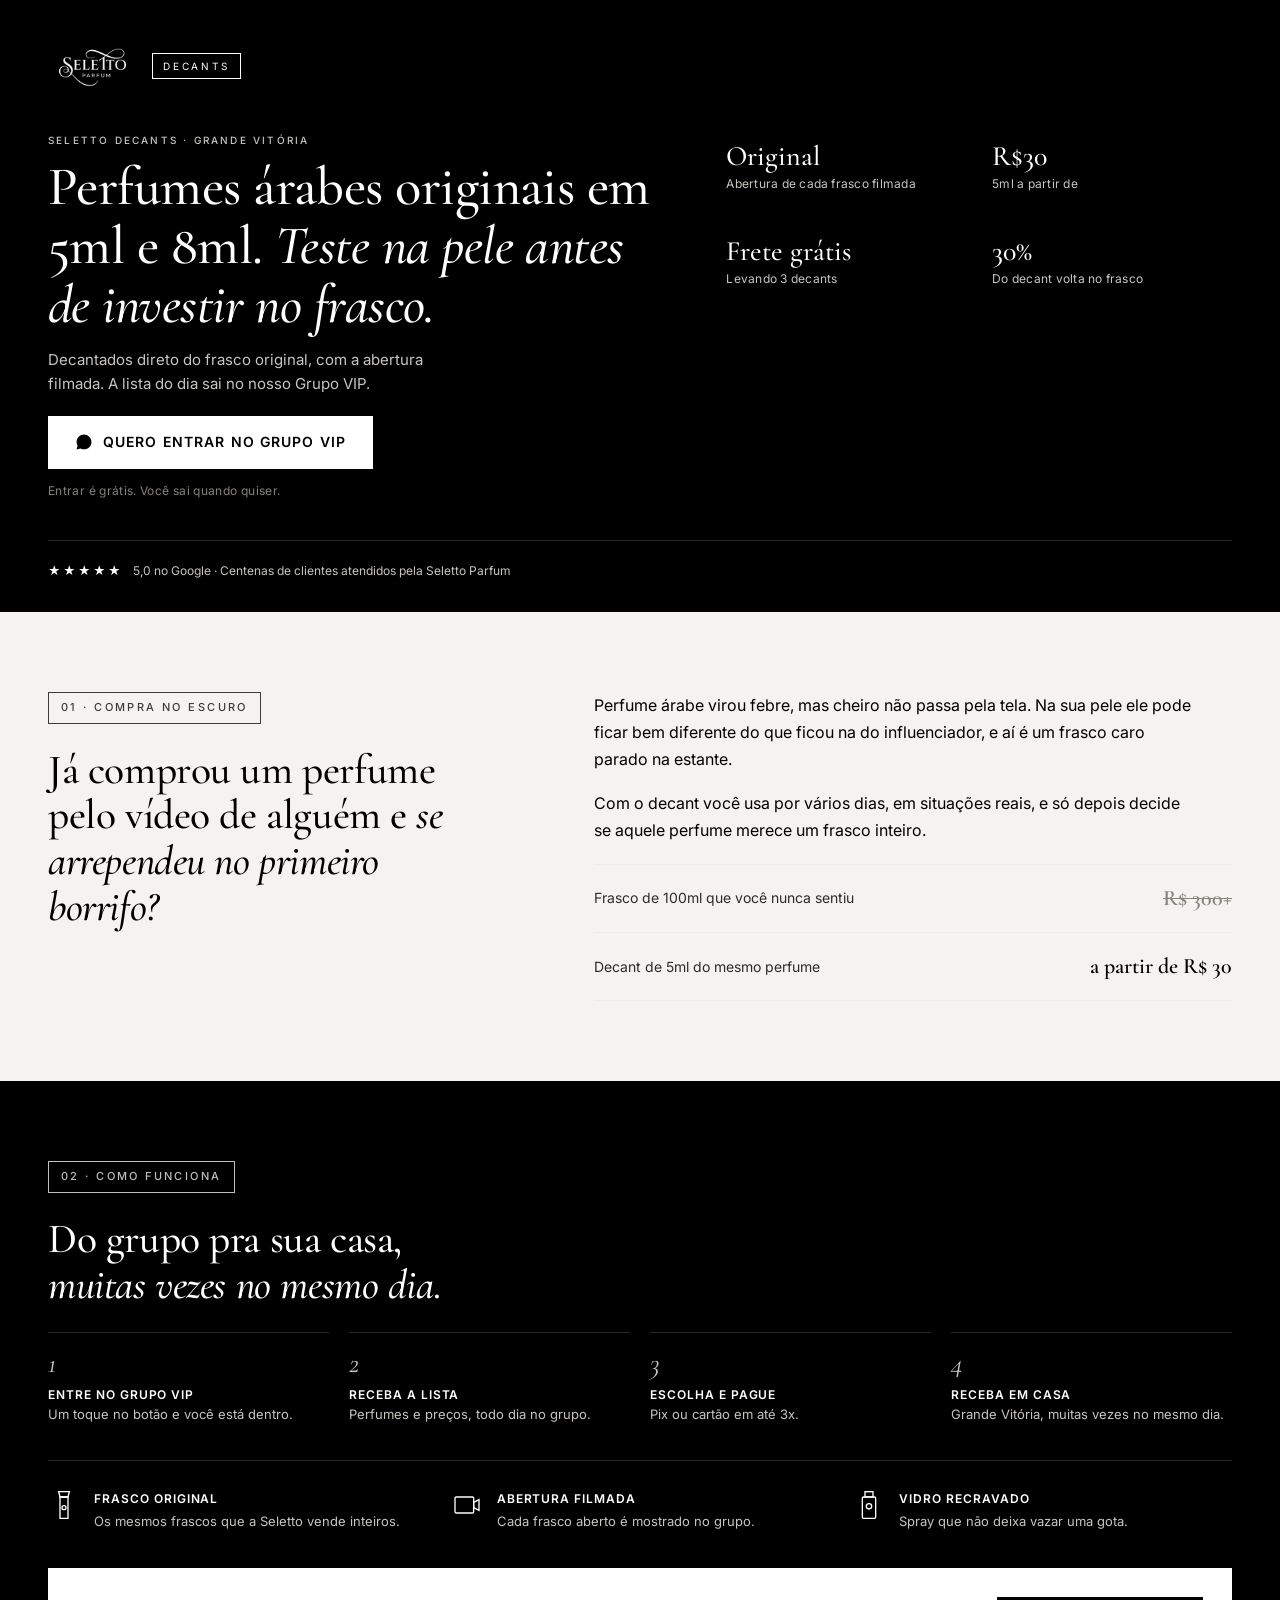
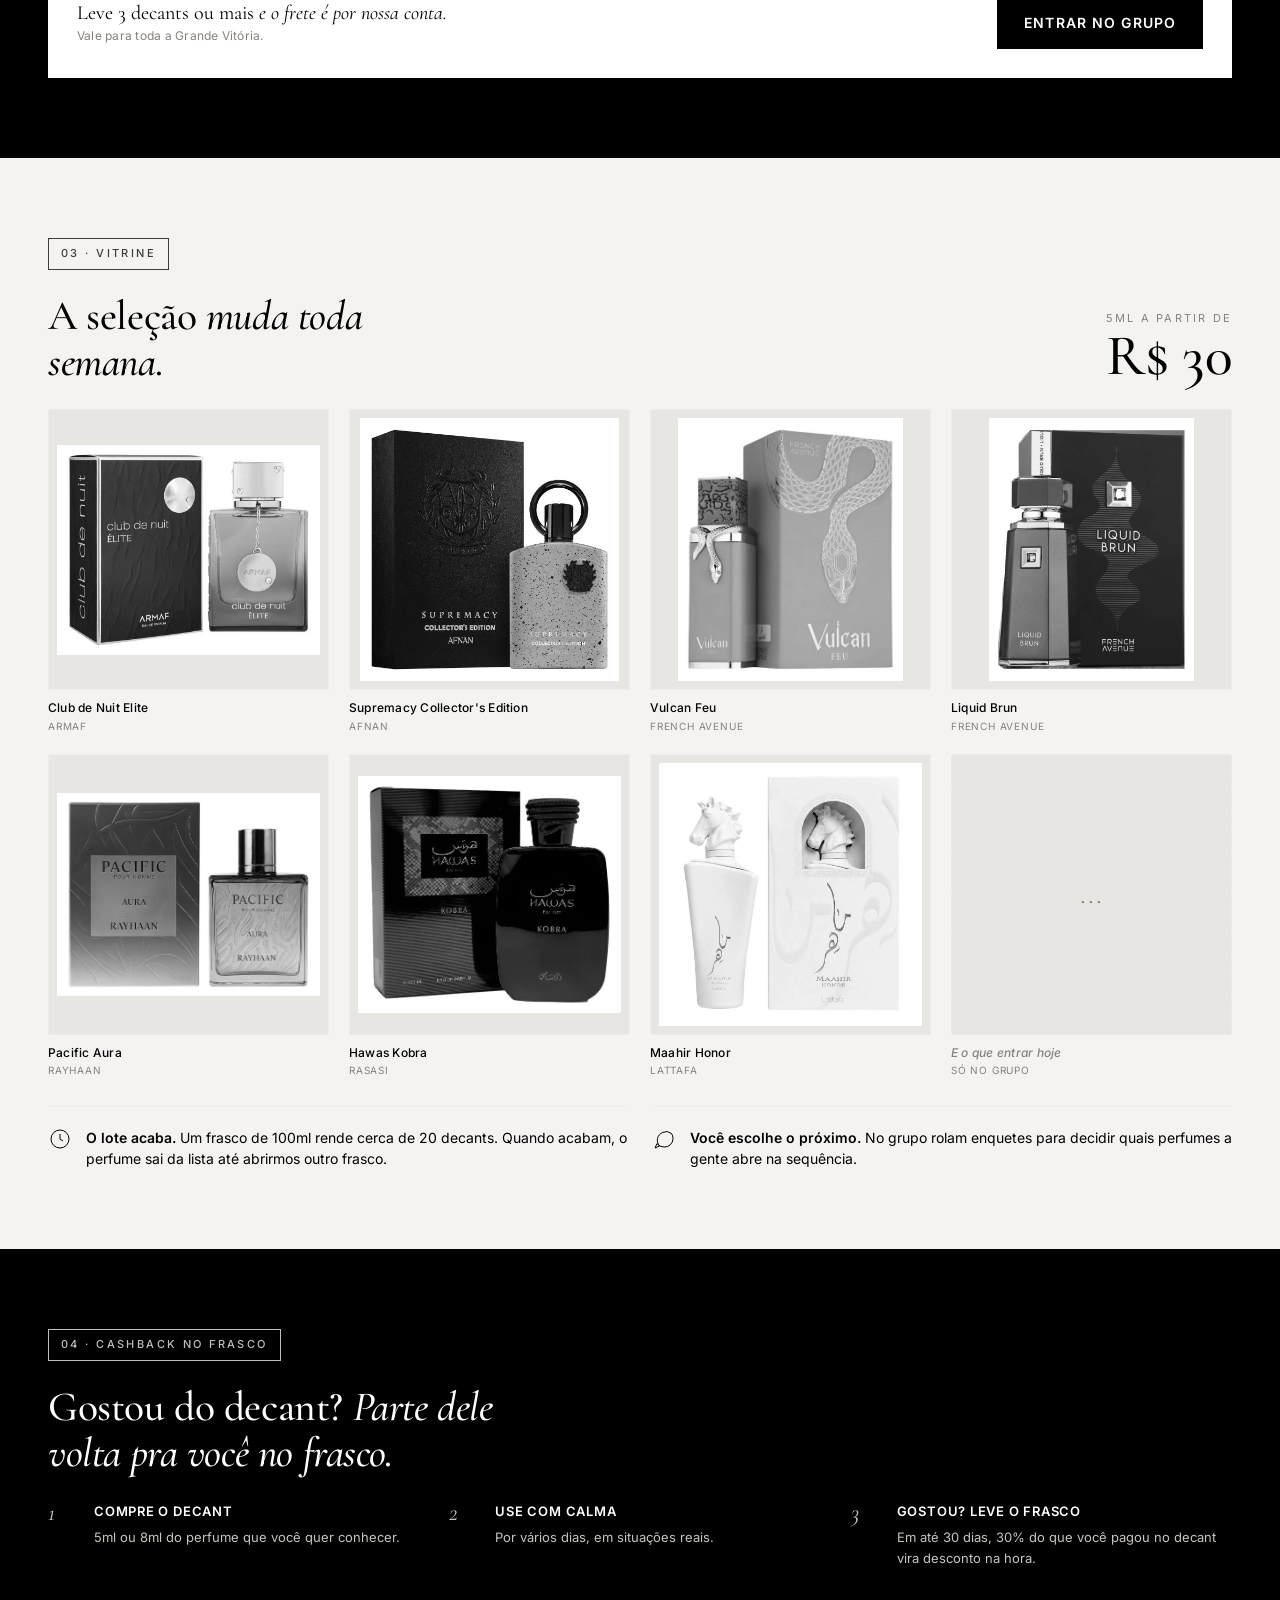
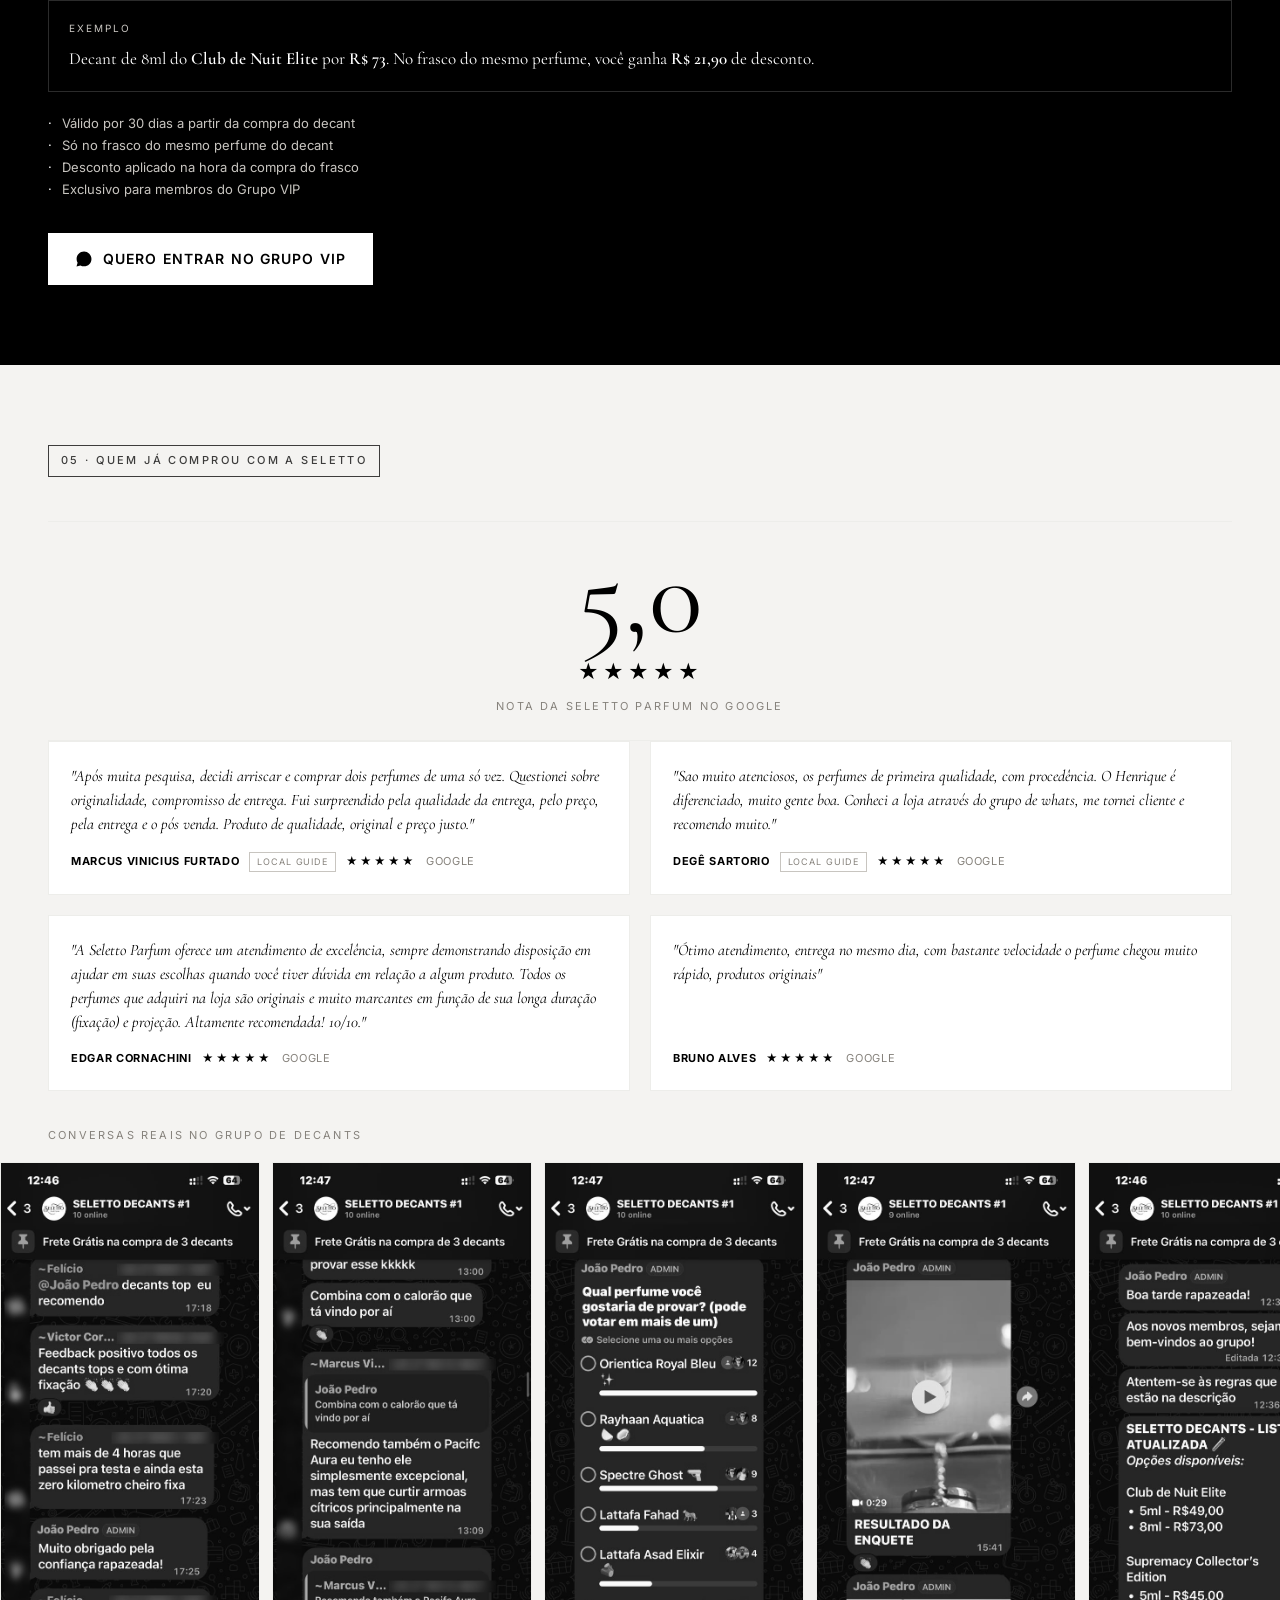
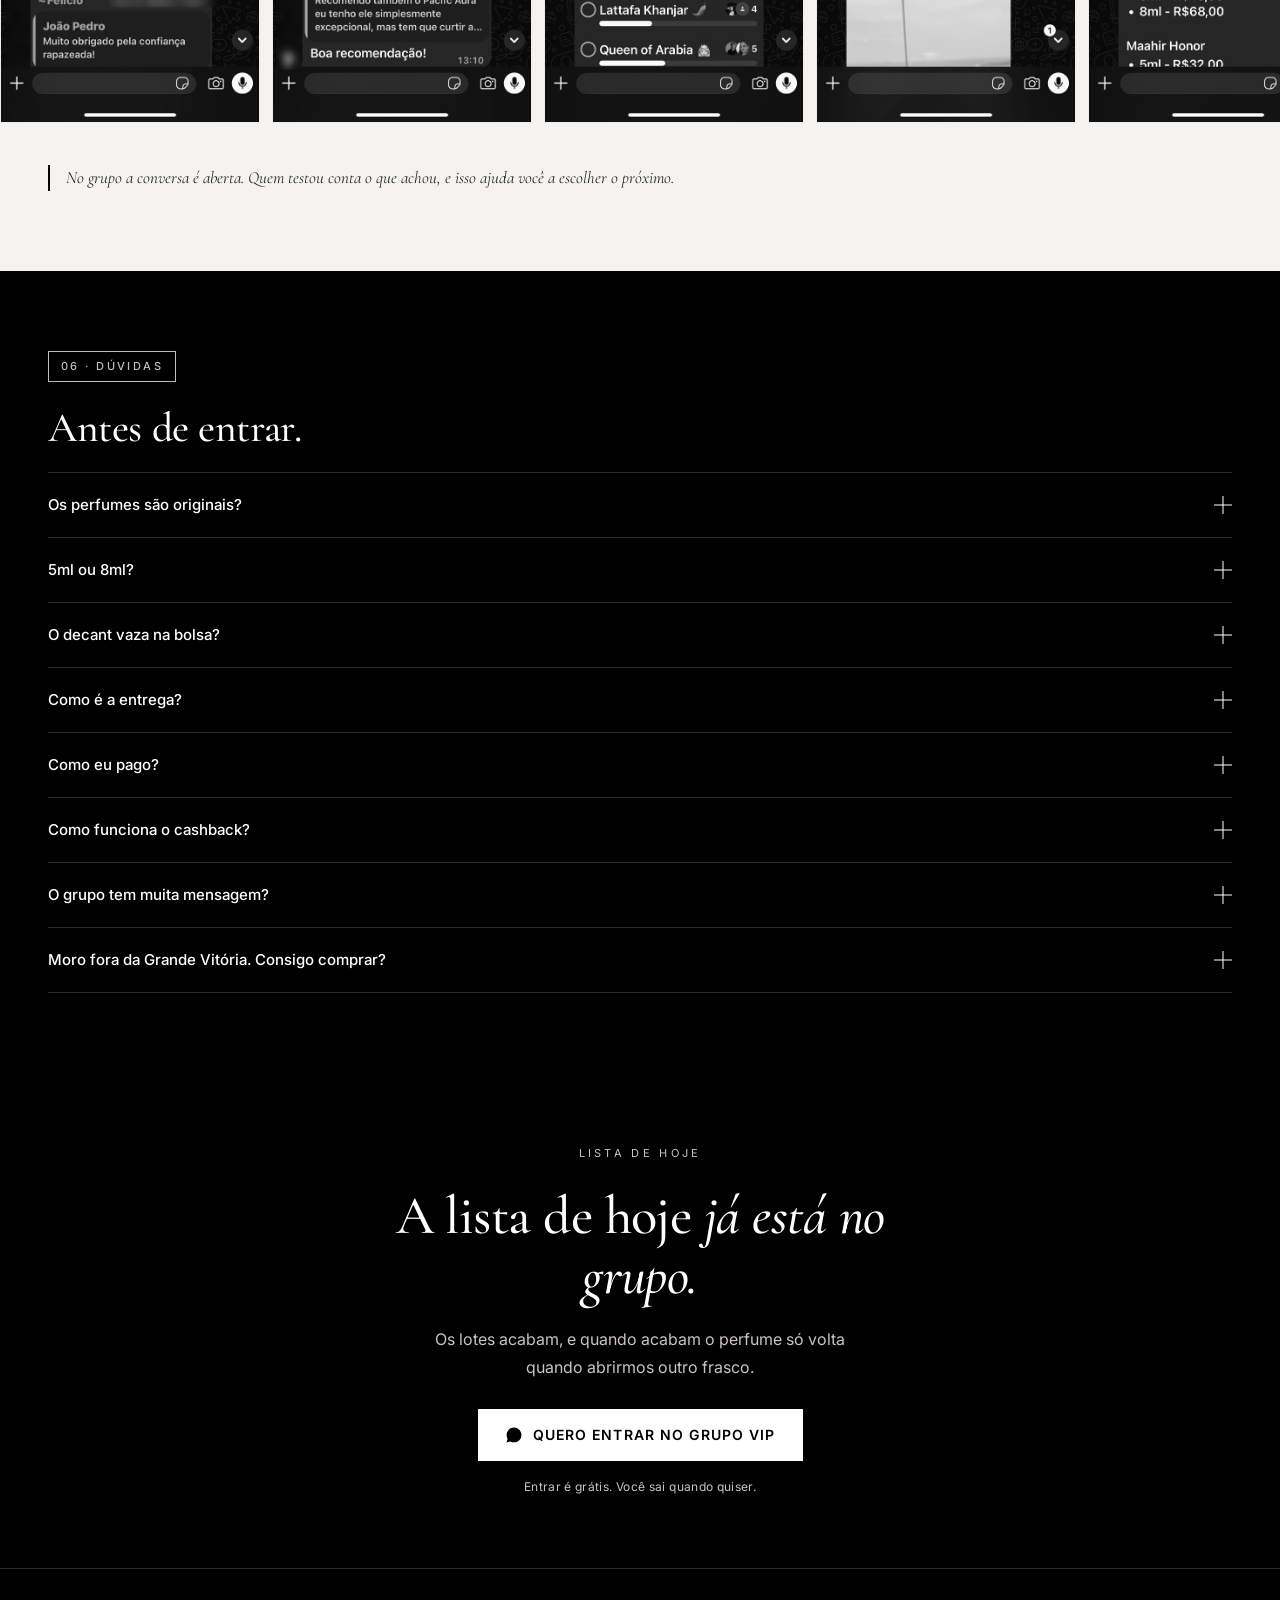
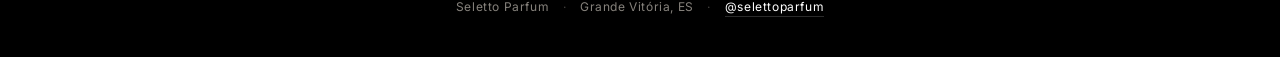
<file: decants-completa.html>
<!DOCTYPE html>
<html lang="pt-BR">
<head>
<meta charset="UTF-8">
<meta name="viewport" content="width=device-width, initial-scale=1.0">
<title>Seletto Decants · Perfumes árabes originais em 5ml e 8ml</title>
<meta name="description" content="Decants de perfumes árabes originais em 5ml e 8ml. Teste antes de comprar o frasco inteiro. Entrega na Grande Vitória. Grupo VIP no WhatsApp.">
<meta name="theme-color" content="#000000">
<meta property="og:title" content="Seletto Decants · 5ml e 8ml de perfumes árabes originais">
<meta property="og:description" content="Teste na pele antes de investir no frasco. Decants originais com abertura filmada, entrega na Grande Vitória.">
<meta property="og:type" content="website">
<link rel="icon" href="data:image/svg+xml,<svg xmlns='http://www.w3.org/2000/svg' viewBox='0 0 100 100'><text y='.9em' font-size='90'>◆</text></svg>">

<!-- Google Fonts: Cormorant Garamond (serif editorial) + Inter (sans) -->
<link rel="preconnect" href="https://fonts.googleapis.com">
<link rel="preconnect" href="https://fonts.gstatic.com" crossorigin>
<link href="https://fonts.googleapis.com/css2?family=Cormorant+Garamond:ital,wght@0,400;0,500;0,600;0,700;1,400;1,500;1,600;1,700&family=Inter:wght@300;400;500;600;700&display=swap" rel="stylesheet">

<!-- Google Analytics -->
<script async src="https://www.googletagmanager.com/gtag/js?id=G-ZMGNPLYFFC"></script>
<script>
  window.dataLayer = window.dataLayer || [];
  function gtag(){dataLayer.push(arguments);}
  gtag('js', new Date());
  gtag('config', 'G-ZMGNPLYFFC');
</script>

<!-- Microsoft Clarity -->
<script type="text/javascript">
(function(c,l,a,r,i,t,y){
  c[a]=c[a]||function(){(c[a].q=c[a].q||[]).push(arguments)};
  t=l.createElement(r);t.async=1;t.src="https://www.clarity.ms/tag/"+i;
  y=l.getElementsByTagName(r)[0];y.parentNode.insertBefore(t,y);
})(window, document, "clarity", "script", "yf6371chpl");
</script>

<!-- Meta Pixel -->
<script>
!function(f,b,e,v,n,t,s){if(f.fbq)return;n=f.fbq=function(){n.callMethod?
n.callMethod.apply(n,arguments):n.queue.push(arguments)};if(!f._fbq)f._fbq=n;
n.push=n;n.loaded=!0;n.version='2.0';n.queue=[];t=b.createElement(e);t.async=!0;
t.src=v;s=b.getElementsByTagName(e)[0];s.parentNode.insertBefore(t,s)}
(window,document,'script','https://connect.facebook.net/en_US/fbevents.js');
fbq('init','955834414180825');
fbq('track','PageView');
</script>
<noscript><img height="1" width="1" style="display:none" src="https://www.facebook.com/tr?id=955834414180825&ev=PageView&noscript=1"/></noscript>

<style>
/* ============================================================
   TOKENS: paleta Seletto Decants (preto e branco apenas)
   Padding vertical das seções centralizado em variáveis.
   ============================================================ */
:root {
  --black: #000000;
  --white: #ffffff;
  --off-white: #f4f3f1;      /* seções claras */
  --gray-50:  #ededea;        /* bordas sobre off-white */
  --gray-100: #e8e6e3;
  --gray-300: #c8c5c0;        /* texto secundário sobre preto */
  --gray-500: #86827c;        /* texto secundário sobre claro */
  --gray-700: #2b2b2b;        /* divisores sobre preto */
  --gray-900: #1a1a1a;        /* background de card em seção preta */

  --font-serif: 'Cormorant Garamond', 'Playfair Display', Georgia, serif;
  --font-sans:  'Inter', -apple-system, BlinkMacSystemFont, 'Segoe UI', sans-serif;

  --max-content: 1200px;
  --gutter: 20px;              /* mobile */
  --btn-min-height: 48px;

  /* NOVO v2: padding vertical das seções, centralizado */
  --sec-pad-y: 48px;           /* mobile (antes era 72) */
}

/* ============================================================
   RESET + BASE
   ============================================================ */
*, *::before, *::after { margin: 0; padding: 0; box-sizing: border-box; }
html { scroll-behavior: smooth; }
body {
  font-family: var(--font-sans);
  font-weight: 400;
  line-height: 1.6;
  color: var(--white);
  background: var(--black);
  overflow-x: hidden;
  -webkit-font-smoothing: antialiased;
  -moz-osx-font-smoothing: grayscale;
}
img { max-width: 100%; display: block; }
a { color: inherit; text-decoration: none; }
button { font: inherit; cursor: pointer; border: none; background: none; color: inherit; }

/* ============================================================
   LAYOUT: wrapper padrão das seções (ritmo preto / claro)
   ============================================================ */
.sec { padding: var(--sec-pad-y) var(--gutter); }
.sec--dark  { background: var(--black); color: var(--white); }
.sec--light { background: var(--off-white); color: var(--black); }
.sec__inner { max-width: var(--max-content); margin: 0 auto; }

/* Rótulo numerado ("01 · Compra no escuro") */
.section-tag {
  font-family: var(--font-sans);
  font-size: 11px;
  font-weight: 500;
  letter-spacing: 0.22em;
  text-transform: uppercase;
  display: inline-block;
  padding: 6px 12px;
  border: 1px solid currentColor;
  opacity: 0.75;
  margin-bottom: 24px;
}

.h-serif {
  font-family: var(--font-serif);
  font-weight: 500;
  line-height: 1.1;
  letter-spacing: -0.01em;
}
.h-serif em, .h-serif i { font-style: italic; font-weight: 500; }

.body-text {
  font-size: 16px;
  line-height: 1.7;
  max-width: 60ch;
}
.body-text + .body-text { margin-top: 1rem; }

/* ============================================================
   BOTÕES
   ============================================================ */
.btn {
  display: inline-flex;
  align-items: center;
  justify-content: center;
  gap: 10px;
  min-height: var(--btn-min-height);
  padding: 14px 26px;
  font-family: var(--font-sans);
  font-size: 14px;
  font-weight: 600;
  letter-spacing: 0.08em;
  text-transform: uppercase;
  border: 1px solid currentColor;
  transition: background .2s ease, color .2s ease, transform .2s ease;
  text-align: center;
}
.btn:hover { transform: translateY(-1px); }
.btn--primary { background: var(--white); color: var(--black); border-color: var(--white); }
.btn--primary:hover { background: var(--gray-100); }
.btn--on-light { background: var(--black); color: var(--white); border-color: var(--black); }
.btn--on-light:hover { background: var(--gray-900); }
.btn__icon { width: 18px; height: 18px; flex-shrink: 0; }
.btn-note { font-size: 12px; color: var(--gray-500); margin-top: 12px; letter-spacing: 0.03em; }
.sec--dark .btn-note { color: var(--gray-300); }

/* ============================================================
   HERO (compactado · altura do conteúdo, sem 100vh)
   ============================================================ */
.hero {
  padding: 20px var(--gutter) 32px;
  background: var(--black);
  color: var(--white);
}
.hero__top {
  display: flex;
  align-items: center;
  gap: 12px;
  margin-bottom: 20px;
}
.hero__logo {
  width: 92px;
  filter: brightness(0) invert(1);  /* logo em branco puro */
}
.hero__badge {
  font-size: 10px;
  letter-spacing: 0.28em;
  padding: 4px 10px;
  border: 1px solid var(--white);
  text-transform: uppercase;
}

.hero__body { display: grid; grid-template-columns: 1fr; gap: 24px; }
.hero__tag {
  font-size: 10px;
  font-weight: 500;
  letter-spacing: 0.22em;
  text-transform: uppercase;
  color: var(--gray-300);
  margin-bottom: 10px;
}
/* H1 menor que v1, cabe em até 5 linhas @375px */
.hero__title {
  font-size: clamp(1.75rem, 7.5vw, 3.4rem);
  line-height: 1.08;
  margin-bottom: 14px;
}
.hero__subtitle {
  font-size: 15px;
  line-height: 1.6;
  color: var(--gray-300);
  margin-bottom: 20px;
  max-width: 46ch;
}
.hero__cta { margin-top: 16px; }

/* VSL (vertical 9:16 com borda e selo) */
.vsl {
  position: relative;
  width: 100%;
  max-width: 340px;
  aspect-ratio: 9 / 16;
  max-height: 58svh;             /* mantém o botão visível na 1ª tela */
  margin: 0 auto;
  background: var(--gray-900);
  border: 1px solid var(--gray-700);
  overflow: hidden;
}
.vsl__video, .vsl__poster {
  width: 100%; height: 100%;
  object-fit: cover;
  display: block;
}
.vsl__poster { position: absolute; inset: 0; }
.vsl__badge {
  position: absolute;
  bottom: 14px; left: 50%;
  transform: translateX(-50%);
  display: inline-flex;
  align-items: center;
  gap: 8px;
  padding: 8px 14px;
  background: rgba(0,0,0,.75);
  color: var(--white);
  font-size: 11px;
  letter-spacing: 0.18em;
  text-transform: uppercase;
  border: 1px solid rgba(255,255,255,.3);
  pointer-events: none;
  transition: opacity .3s ease;
  z-index: 2;
}
.vsl__badge svg { width: 14px; height: 14px; }
.vsl.is-sound-on .vsl__badge { opacity: 0; }

/* Faixa de benefícios · 2x2 mobile / 4col desktop */
.benefits-strip {
  margin-top: 24px;
  display: grid;
  grid-template-columns: repeat(2, 1fr);
  gap: 14px;
  padding-top: 24px;
  border-top: 1px solid var(--gray-700);
}
.benefit {
  padding: 10px 2px;
}
.benefit__big {
  font-family: var(--font-serif);
  font-size: 28px;
  line-height: 1;
  font-weight: 500;
  margin-bottom: 6px;
}
.benefit__line {
  font-size: 12px;
  color: var(--gray-300);
  letter-spacing: 0.02em;
  line-height: 1.4;
}

.hero__trust {
  display: flex;
  align-items: center;
  gap: 10px;
  margin-top: 24px;
  padding-top: 20px;
  border-top: 1px solid var(--gray-700);
  color: var(--gray-300);
  font-size: 12px;
  flex-wrap: wrap;
}
.hero__trust-stars { color: var(--white); letter-spacing: 2px; }

/* ============================================================
   01 · Compra no escuro
   ============================================================ */
.escuro-grid { display: grid; grid-template-columns: 1fr; gap: 24px; }
.compare {
  margin-top: 20px;
  border-top: 1px solid var(--gray-50);
}
.compare__row {
  display: grid;
  grid-template-columns: 1fr auto;
  gap: 16px;
  padding: 16px 0;
  border-bottom: 1px solid var(--gray-50);
  align-items: center;
}
.compare__label { font-size: 14px; color: var(--gray-700); }
.compare__value {
  font-family: var(--font-serif);
  font-size: 22px;
  font-weight: 600;
  white-space: nowrap;
}
.compare__value--muted {
  color: var(--gray-500);
  text-decoration: line-through;
  text-decoration-thickness: 1px;
}

/* ============================================================
   02 · Como funciona + 3 selos do mecanismo + frete
   ============================================================ */
.steps {
  margin-top: 24px;
  display: grid;
  grid-template-columns: repeat(2, 1fr);
  gap: 20px;
}
.step {
  display: grid;
  gap: 8px;
  padding-top: 16px;
  border-top: 1px solid var(--gray-700);
}
.step__num {
  font-family: var(--font-serif);
  font-style: italic;
  font-size: 28px;
  line-height: 1;
  color: var(--gray-300);
}
.step__title {
  font-size: 12px;
  font-weight: 600;
  letter-spacing: 0.08em;
  text-transform: uppercase;
}
.step__text {
  font-size: 13px;
  color: var(--gray-300);
  line-height: 1.5;
}

/* 3 selos do mecanismo (ícone de traço fino + título + 1 linha) */
.mech-strip {
  margin-top: 36px;
  padding-top: 28px;
  border-top: 1px solid var(--gray-700);
  display: grid;
  gap: 20px;
}
.mech {
  display: grid;
  grid-template-columns: 32px 1fr;
  gap: 14px;
  align-items: start;
}
.mech__icon {
  width: 32px; height: 32px;
  color: var(--white);
}
.mech__icon svg { width: 100%; height: 100%; stroke: currentColor; fill: none; stroke-width: 1; }
.mech__title {
  font-size: 12px;
  font-weight: 600;
  letter-spacing: 0.08em;
  text-transform: uppercase;
  margin-bottom: 4px;
}
.mech__text {
  font-size: 13px;
  color: var(--gray-300);
  line-height: 1.5;
}

/* Faixa preta de frete grátis */
.freight-strip {
  margin-top: 36px;
  padding: 24px;
  background: var(--white);
  color: var(--black);
  display: grid;
  gap: 16px;
  text-align: center;
  border: 1px solid var(--white);
}
.freight-strip__title {
  font-family: var(--font-serif);
  font-size: 20px;
  line-height: 1.3;
}
.freight-strip__title em { font-style: italic; }
.freight-strip__sub {
  font-size: 12px;
  color: var(--gray-500);
  letter-spacing: 0.02em;
}

/* ============================================================
   03 · Vitrine (carrossel horizontal) + 2 one-liners
   ============================================================ */
.vitrine-head {
  display: grid;
  gap: 10px;
  align-items: end;
  margin-bottom: 24px;
}
.vitrine-price-label {
  font-size: 11px;
  letter-spacing: 0.2em;
  text-transform: uppercase;
  color: var(--gray-500);
}
.vitrine-price {
  font-family: var(--font-serif);
  font-size: clamp(2.4rem, 10vw, 3.6rem);
  line-height: 1;
  font-weight: 500;
  color: var(--black);
}

.vitrine {
  display: flex;
  gap: 12px;
  overflow-x: auto;
  scroll-snap-type: x mandatory;
  margin: 0 calc(var(--gutter) * -1);
  padding: 2px var(--gutter) 10px;
  scrollbar-width: thin;
}
.vit-card {
  flex: 0 0 150px;
  scroll-snap-align: start;
  display: flex;
  flex-direction: column;
}
.vit-card__img-wrap {
  aspect-ratio: 1 / 1;
  background: var(--gray-100);        /* fundo neutro para fotos com fundo branco */
  border: 1px solid var(--gray-50);
  overflow: hidden;
  display: flex;
  align-items: center;
  justify-content: center;
  padding: 8px;                        /* respiro para o frasco não encostar na borda */
}
.vit-card__img {
  width: 100%; height: 100%;
  object-fit: contain;                 /* nunca corta o frasco */
  filter: grayscale(1);
  transition: filter .4s ease, transform .4s ease;
}
.vit-card:hover .vit-card__img { filter: grayscale(0); transform: scale(1.03); }
.vit-card__placeholder {
  font-family: var(--font-serif);
  font-style: italic;
  font-size: 44px;
  color: var(--gray-500);
}
.vit-card__name {
  font-size: 12px;
  font-weight: 500;
  margin-top: 10px;
  letter-spacing: 0.02em;
  line-height: 1.3;
}
.vit-card__name em { font-style: italic; color: var(--gray-500); }
.vit-card__brand {
  font-size: 10px;
  color: var(--gray-500);
  margin-top: 2px;
  letter-spacing: 0.08em;
  text-transform: uppercase;
}

/* 2 one-liners (lote acabou + enquete) */
.vitrine-info {
  margin-top: 28px;
  display: grid;
  gap: 20px;
}
.info-line {
  display: grid;
  grid-template-columns: 24px 1fr;
  gap: 14px;
  padding-top: 20px;
  border-top: 1px solid var(--gray-50);
  align-items: start;
}
.info-line__icon {
  width: 24px; height: 24px;
  color: var(--black);
}
.info-line__icon svg { width: 100%; height: 100%; stroke: currentColor; fill: none; stroke-width: 1; }
.info-line__text {
  font-size: 14px;
  line-height: 1.5;
  color: var(--black);
}
.info-line__text strong { font-weight: 600; }

/* ============================================================
   04 · Cashback no frasco (NOVA)
   ============================================================ */
.cash-timeline {
  margin-top: 24px;
  display: grid;
  grid-template-columns: 1fr;
  gap: 20px;
}
.cash-step {
  display: grid;
  grid-template-columns: 32px 1fr;
  gap: 14px;
  padding-top: 18px;
  border-top: 1px solid var(--gray-700);
  align-items: start;
}
.cash-step__num {
  font-family: var(--font-serif);
  font-style: italic;
  font-size: 24px;
  line-height: 1;
  color: var(--gray-300);
}
.cash-step__title {
  font-size: 13px;
  font-weight: 600;
  letter-spacing: 0.06em;
  text-transform: uppercase;
  margin-bottom: 6px;
}
.cash-step__text {
  font-size: 13px;
  color: var(--gray-300);
  line-height: 1.55;
}

.cash-example {
  margin-top: 32px;
  padding: 20px;
  border: 1px solid var(--gray-700);
  font-family: var(--font-serif);
  font-size: 17px;
  line-height: 1.5;
}
.cash-example__label {
  font-family: var(--font-sans);
  font-style: normal;
  font-size: 10px;
  letter-spacing: 0.2em;
  text-transform: uppercase;
  color: var(--gray-300);
  margin-bottom: 10px;
  display: block;
}
.cash-example strong { font-weight: 600; }

.cash-rules {
  margin-top: 20px;
  font-size: 13px;    /* mínimo 13px conforme pedido */
  color: var(--gray-300);
  line-height: 1.7;
  list-style: none;
  padding: 0;
}
.cash-rules li { padding-left: 14px; position: relative; }
.cash-rules li::before { content: "·"; position: absolute; left: 0; color: var(--white); }

.cash-cta { margin-top: 32px; }

/* ============================================================
   05 · Quem já comprou com a Seletto
   ============================================================ */
.rating-hero {
  display: grid;
  gap: 10px;
  justify-items: center;
  text-align: center;
  margin-top: 20px;
  padding: 24px 20px;
  border-top: 1px solid var(--gray-50);
  border-bottom: 1px solid var(--gray-50);
}
.rating-hero__number {
  font-family: var(--font-serif);
  font-size: clamp(4rem, 18vw, 7rem);
  line-height: 0.9;
}
.rating-hero__stars { color: var(--black); letter-spacing: 4px; font-size: 20px; }
.rating-hero__label {
  font-size: 11px;
  letter-spacing: 0.2em;
  text-transform: uppercase;
  color: var(--gray-500);
}

/* Reviews: carrossel horizontal no mobile, 2x2 no desktop */
.reviews {
  margin-top: 32px;
  display: flex;
  gap: 14px;
  overflow-x: auto;
  scroll-snap-type: x mandatory;
  margin-left: calc(var(--gutter) * -1);
  margin-right: calc(var(--gutter) * -1);
  padding: 2px var(--gutter) 10px;
}
.review {
  flex: 0 0 85%;
  scroll-snap-align: start;
  padding: 22px;
  background: var(--white);
  border: 1px solid var(--gray-50);
  display: flex;
  flex-direction: column;
  justify-content: space-between;
}
.review__text {
  font-family: var(--font-serif);
  font-style: italic;
  font-size: 16px;
  line-height: 1.5;
  color: var(--black);
}
.review__meta {
  margin-top: 16px;
  display: flex;
  align-items: center;
  gap: 10px;
  font-size: 11px;
  color: var(--gray-500);
  letter-spacing: 0.06em;
  text-transform: uppercase;
  flex-wrap: wrap;
}
.review__name {
  color: var(--black);
  font-family: var(--font-sans);
  font-weight: 700;
  font-style: normal;
}
.review__stars { color: var(--black); letter-spacing: 2px; }
.review__badge {
  padding: 2px 7px;
  border: 1px solid var(--gray-300);
  color: var(--gray-500);
  font-size: 9px;
  letter-spacing: 0.1em;
}

/* Carrossel de prints do WhatsApp (grayscale) */
.chats { margin-top: 36px; }
.chats__label {
  font-size: 11px;
  letter-spacing: 0.2em;
  text-transform: uppercase;
  color: var(--gray-500);
  margin-bottom: 16px;
}
.chats__track {
  display: flex;
  gap: 12px;
  overflow-x: auto;
  scroll-snap-type: x mandatory;
  margin: 0 calc(var(--gutter) * -1);
  padding: 2px var(--gutter) 10px;
}
.chats__item {
  flex: 0 0 220px;
  scroll-snap-align: start;
  background: var(--gray-100);
  border: 1px solid var(--gray-50);
  overflow: hidden;
}
.chats__item img {
  width: 100%; height: auto;
  display: block;
  filter: grayscale(1);
}

.quote-close {
  margin-top: 32px;
  padding-left: 16px;
  border-left: 2px solid var(--black);
  font-family: var(--font-serif);
  font-style: italic;
  font-size: 17px;
  line-height: 1.5;
  color: var(--gray-700);
}

/* ============================================================
   06 · Dúvidas (FAQ accordion)
   ============================================================ */
.faq { margin-top: 20px; border-top: 1px solid var(--gray-700); }
.faq__item { border-bottom: 1px solid var(--gray-700); }
.faq__item summary {
  list-style: none;
  padding: 20px 0;
  cursor: pointer;
  display: flex;
  justify-content: space-between;
  align-items: center;
  gap: 20px;
  font-size: 15px;
  font-weight: 500;
}
.faq__item summary::-webkit-details-marker { display: none; }
.faq__plus { flex-shrink: 0; width: 18px; height: 18px; position: relative; transition: transform .3s ease; }
.faq__plus::before, .faq__plus::after { content: ''; position: absolute; background: currentColor; }
.faq__plus::before { top: 50%; left: 0; right: 0; height: 1px; transform: translateY(-50%); }
.faq__plus::after  { left: 50%; top: 0; bottom: 0; width: 1px; transform: translateX(-50%); transition: transform .3s ease; }
.faq__item[open] .faq__plus { transform: rotate(45deg); }
.faq__answer {
  padding: 0 0 20px 0;
  font-size: 14px;
  color: var(--gray-300);
  line-height: 1.6;
  max-width: 640px;
}

/* ============================================================
   CTA FINAL
   ============================================================ */
.cta-final { text-align: center; padding: 72px var(--gutter); }
.cta-final__label {
  font-size: 11px;
  letter-spacing: 0.3em;
  text-transform: uppercase;
  color: var(--gray-300);
  margin-bottom: 24px;
}
.cta-final__title {
  font-size: clamp(1.9rem, 7vw, 3.4rem);
  margin: 0 auto 20px;
  max-width: 20ch;
}
.cta-final__text {
  color: var(--gray-300);
  max-width: 44ch;
  margin: 0 auto 28px;
}

/* ============================================================
   RODAPÉ (mínimo)
   ============================================================ */
.footer {
  padding: 28px var(--gutter) 40px;
  background: var(--black);
  color: var(--gray-500);
  text-align: center;
  font-size: 12px;
  letter-spacing: 0.05em;
  border-top: 1px solid var(--gray-700);
}
.footer a { color: var(--white); border-bottom: 1px solid var(--gray-700); padding-bottom: 2px; }
.footer a:hover { border-color: var(--white); }
.footer__sep { margin: 0 10px; opacity: .5; }

/* ============================================================
   BARRA FIXA MOBILE
   ============================================================ */
.sticky-cta {
  position: fixed;
  left: 0; right: 0; bottom: 0;
  padding: 10px var(--gutter) calc(10px + env(safe-area-inset-bottom));
  background: var(--black);
  border-top: 1px solid var(--gray-700);
  transform: translateY(110%);
  transition: transform .35s cubic-bezier(.2,.7,.3,1);
  z-index: 50;
}
.sticky-cta.is-visible { transform: translateY(0); }
.sticky-cta .btn { width: 100%; }

/* ============================================================
   ANIMAÇÕES DE ENTRADA
   ============================================================ */
.reveal { opacity: 0; transform: translateY(14px); transition: opacity .6s ease, transform .6s ease; }
.reveal.is-visible { opacity: 1; transform: translateY(0); }

@media (prefers-reduced-motion: reduce) {
  * { animation-duration: 0.001ms !important; animation-iteration-count: 1 !important; transition-duration: 0.001ms !important; scroll-behavior: auto !important; }
  .reveal { opacity: 1; transform: none; }
}

/* ============================================================
   TABLET (≥640px)
   ============================================================ */
@media (min-width: 640px) {
  :root { --gutter: 32px; }

  .benefits-strip { grid-template-columns: repeat(4, 1fr); gap: 20px; }

  .steps { grid-template-columns: repeat(4, 1fr); }

  .vit-card { flex: 0 0 180px; }

  .vitrine-info { grid-template-columns: 1fr 1fr; gap: 24px; }

  .cash-timeline { grid-template-columns: repeat(3, 1fr); gap: 20px; }
  .cash-step { border-top: none; padding-top: 0; }
  .cash-step { grid-template-columns: 32px 1fr; }

  .reviews { grid-template-columns: unset; }
  .review { flex: 0 0 60%; }

  .freight-strip {
    grid-template-columns: 1fr auto;
    text-align: left;
    padding: 28px;
    align-items: center;
  }

  .mech-strip { grid-template-columns: repeat(3, 1fr); gap: 24px; }
}

/* ============================================================
   DESKTOP (≥960px)
   ============================================================ */
@media (min-width: 960px) {
  :root {
    --gutter: 48px;
    --sec-pad-y: 80px;             /* antes era 128 */
  }

  /* Hero: 2 colunas no topo (texto · visual) + linha de confiança abaixo
     ocupando toda a largura. Com VSL_ATIVA=false, a coluna direita
     recebe os benefícios em 2x2 (ninguém fica vazio). */
  .hero__body {
    grid-template-columns: 1.1fr .9fr;
    grid-template-areas:
      "text visual"
      "trust trust";
    gap: 32px 56px;
    align-items: start;
  }
  .hero__text-col   { grid-area: text; }
  .hero__visual-col { grid-area: visual; align-self: start; }
  .hero__trust      { grid-area: trust; margin-top: 8px; padding-top: 20px; }

  /* Benefícios voltam a 2x2 na coluna direita (sobrescreve 4 col do tablet) */
  .benefits-strip {
    grid-template-columns: repeat(2, 1fr);
    margin-top: 0;
    padding-top: 0;
    border-top: none;
    gap: 24px;
  }

  /* VSL (quando ativa) ocupa a coluna visual */
  .vsl { max-width: 360px; max-height: none; aspect-ratio: 9/16; margin: 0; }

  /* Seção 01: título esquerda · texto+comparativo direita */
  .escuro-grid { grid-template-columns: 1fr 1.3fr; gap: 56px; align-items: start; }

  /* Vitrine: grade 4 colunas (sem scroll) */
  .vitrine {
    display: grid;
    grid-template-columns: repeat(4, 1fr);
    gap: 20px;
    overflow: visible;
    margin: 0;
    padding: 0;
  }
  .vit-card { flex: unset; }

  /* Reviews: grade 2x2 */
  .reviews {
    display: grid;
    grid-template-columns: repeat(2, 1fr);
    gap: 20px;
    overflow: visible;
    margin: 0;
    padding: 0;
  }
  .review { flex: unset; }

  /* FAQ e Cashback em layout 2 col onde fizer sentido */
  .cash-grid { display: grid; grid-template-columns: 1fr 1fr; gap: 56px; align-items: start; }

  /* Prints do grupo: cards maiores no desktop */
  .chats__item { flex: 0 0 260px; }

  /* Barra fixa some no desktop */
  .sticky-cta { display: none !important; }

  .vitrine-head { grid-template-columns: 1fr auto; align-items: end; }
  .vitrine-head__right { text-align: right; }
}

/* ============================================================
   UTILITÁRIOS
   ============================================================ */
.hidden { display: none !important; }
</style>
</head>
<body>

<!-- ============================================================
     HERO · fundo preto · VSL + benefícios
     ============================================================ -->
<section class="hero" id="hero">
  <div class="hero__top">
    <img src="/assets/images/logo/seletto-sem-fundo.png" alt="Seletto Parfum" class="hero__logo">
    <span class="hero__badge">Decants</span>
  </div>

  <div class="hero__body">
    <!-- Coluna texto · esquerda no desktop · topo no mobile -->
    <div class="hero__text-col">
      <p class="hero__tag">SELETTO DECANTS · GRANDE VITÓRIA</p>
      <h1 class="h-serif hero__title">
        Perfumes árabes originais em 5ml e 8ml.
        <em>Teste na pele antes de investir no frasco.</em>
      </h1>
      <p class="hero__subtitle">
        Decantados direto do frasco original, com a abertura filmada. A lista do dia sai no nosso Grupo VIP.
      </p>

      <!--
        VSL slot vazio ·
        Fica vazio enquanto VSL_ATIVA = false no script (sem markup,
        sem CSS que ocupe espaço, sem requisição ao MP4 ou ao poster).
        Quando trocar para true, o JS injeta a VSL aqui dentro.
      -->
      <div id="vslSlot"></div>

      <div class="hero__cta">
        <a href="#" data-cta class="btn btn--primary">
          <svg class="btn__icon" viewBox="0 0 24 24" fill="currentColor" aria-hidden="true">
            <path d="M12.04 2C6.58 2 2.13 6.45 2.13 11.91c0 1.75.46 3.46 1.33 4.97L2 22l5.25-1.38c1.45.79 3.08 1.21 4.78 1.21h.01c5.46 0 9.91-4.45 9.91-9.91 0-2.65-1.03-5.14-2.9-7.01A9.816 9.816 0 0012.04 2z"/>
          </svg>
          Quero entrar no Grupo VIP
        </a>
        <p class="btn-note">Entrar é grátis. Você sai quando quiser.</p>
      </div>
    </div>

    <!-- Coluna visual · direita no desktop · abaixo do CTA no mobile.
         Quando a VSL estiver ativa, a lógica desktop pode promover a VSL
         para esta coluna. Enquanto desligada, só os benefícios ocupam o espaço. -->
    <aside class="hero__visual-col">
      <div class="benefits-strip">
        <div class="benefit">
          <div class="benefit__big">Original</div>
          <div class="benefit__line">Abertura de cada frasco filmada</div>
        </div>
        <div class="benefit">
          <div class="benefit__big">R$30</div>
          <div class="benefit__line">5ml a partir de</div>
        </div>
        <div class="benefit">
          <div class="benefit__big">Frete grátis</div>
          <div class="benefit__line">Levando 3 decants</div>
        </div>
        <div class="benefit">
          <div class="benefit__big">30%</div>
          <div class="benefit__line">Do decant volta no frasco</div>
        </div>
      </div>
    </aside>

    <!-- Linha de confiança · ocupa a largura toda no desktop (abaixo das 2 colunas) -->
    <div class="hero__trust">
      <span class="hero__trust-stars">★★★★★</span>
      <span>5,0 no Google · Centenas de clientes atendidos pela Seletto Parfum</span>
    </div>
  </div>
</section>


<!-- ============================================================
     01 · Compra no escuro
     ============================================================ -->
<section class="sec sec--light reveal">
  <div class="sec__inner">
    <div class="escuro-grid">
      <div>
        <span class="section-tag">01 · Compra no escuro</span>
        <h2 class="h-serif" style="font-size: clamp(1.6rem, 4.5vw, 2.6rem); max-width: 20ch;">
          Já comprou um perfume pelo vídeo de alguém e <em>se arrependeu no primeiro borrifo?</em>
        </h2>
      </div>
      <div>
        <p class="body-text">
          Perfume árabe virou febre, mas cheiro não passa pela tela. Na sua pele ele pode ficar bem diferente do que ficou na do influenciador, e aí é um frasco caro parado na estante.
        </p>
        <p class="body-text">
          Com o decant você usa por vários dias, em situações reais, e só depois decide se aquele perfume merece um frasco inteiro.
        </p>

        <div class="compare">
          <div class="compare__row">
            <span class="compare__label">Frasco de 100ml que você nunca sentiu</span>
            <span class="compare__value compare__value--muted">R$ 300+</span>
          </div>
          <div class="compare__row">
            <span class="compare__label">Decant de 5ml do mesmo perfume</span>
            <span class="compare__value">a partir de R$ 30</span>
          </div>
        </div>
      </div>
    </div>
  </div>
</section>


<!-- ============================================================
     02 · Como funciona + 3 selos do mecanismo + frete
     ============================================================ -->
<section class="sec sec--dark reveal">
  <div class="sec__inner">
    <span class="section-tag">02 · Como funciona</span>
    <h2 class="h-serif" style="font-size: clamp(1.6rem, 4.5vw, 2.6rem); max-width: 22ch;">
      Do grupo pra sua casa, <em>muitas vezes no mesmo dia.</em>
    </h2>

    <div class="steps">
      <div class="step"><span class="step__num">1</span><div><h3 class="step__title">Entre no Grupo VIP</h3><p class="step__text">Um toque no botão e você está dentro.</p></div></div>
      <div class="step"><span class="step__num">2</span><div><h3 class="step__title">Receba a lista</h3><p class="step__text">Perfumes e preços, todo dia no grupo.</p></div></div>
      <div class="step"><span class="step__num">3</span><div><h3 class="step__title">Escolha e pague</h3><p class="step__text">Pix ou cartão em até 3x.</p></div></div>
      <div class="step"><span class="step__num">4</span><div><h3 class="step__title">Receba em casa</h3><p class="step__text">Grande Vitória, muitas vezes no mesmo dia.</p></div></div>
    </div>

    <!-- 3 selos do mecanismo (traço fino) -->
    <div class="mech-strip">
      <div class="mech">
        <div class="mech__icon">
          <svg viewBox="0 0 24 24" aria-hidden="true"><path d="M8 2h8l-1 4H9z"/><path d="M9 6h6v16H9z"/><circle cx="12" cy="14" r="1.5"/></svg>
        </div>
        <div>
          <h4 class="mech__title">Frasco original</h4>
          <p class="mech__text">Os mesmos frascos que a Seletto vende inteiros.</p>
        </div>
      </div>
      <div class="mech">
        <div class="mech__icon">
          <svg viewBox="0 0 24 24" aria-hidden="true"><rect x="3" y="6" width="14" height="12" rx="1"/><path d="M17 10l4-2v8l-4-2z"/></svg>
        </div>
        <div>
          <h4 class="mech__title">Abertura filmada</h4>
          <p class="mech__text">Cada frasco aberto é mostrado no grupo.</p>
        </div>
      </div>
      <div class="mech">
        <div class="mech__icon">
          <svg viewBox="0 0 24 24" aria-hidden="true"><rect x="9" y="2" width="6" height="4"/><rect x="7" y="6" width="10" height="16" rx="1"/><circle cx="12" cy="13" r="2"/></svg>
        </div>
        <div>
          <h4 class="mech__title">Vidro recravado</h4>
          <p class="mech__text">Spray que não deixa vazar uma gota.</p>
        </div>
      </div>
    </div>

    <!-- Faixa de frete grátis -->
    <div class="freight-strip">
      <div>
        <p class="freight-strip__title">
          Leve 3 decants ou mais <em>e o frete é por nossa conta.</em>
        </p>
        <p class="freight-strip__sub">Vale para toda a Grande Vitória.</p>
      </div>
      <a href="#" data-cta class="btn btn--on-light">Entrar no grupo</a>
    </div>
  </div>
</section>


<!-- ============================================================
     03 · Vitrine · carrossel + 2 one-liners (sem bolinhas)
     ============================================================ -->
<section class="sec sec--light reveal">
  <div class="sec__inner">
    <span class="section-tag">03 · Vitrine</span>

    <div class="vitrine-head">
      <h2 class="h-serif" style="font-size: clamp(1.6rem, 4.5vw, 2.6rem); max-width: 20ch;">
        A seleção <em>muda toda semana.</em>
      </h2>
      <div class="vitrine-head__right">
        <p class="vitrine-price-label">5ml a partir de</p>
        <p class="vitrine-price">R$ 30</p>
      </div>
    </div>

    <!-- Carrossel horizontal mobile (scroll-snap) · grade 4 col no desktop -->
    <div class="vitrine">
      <article class="vit-card">
        <div class="vit-card__img-wrap">
          <img class="vit-card__img" data-fallback="C" src="/assets/images/products/Armaf%20-%20Club%20de%20Nuit%20Elite.jpg" alt="Decant de Club de Nuit Elite da Armaf" loading="lazy">
        </div>
        <p class="vit-card__name">Club de Nuit Elite</p>
        <p class="vit-card__brand">Armaf</p>
      </article>

      <article class="vit-card">
        <div class="vit-card__img-wrap">
          <img class="vit-card__img" src="/assets/images/products/Afnan%20-%20Supremacy%20Collector's%20Edition.jpg" alt="Decant de Supremacy Collector's Edition da Afnan" loading="lazy">
        </div>
        <p class="vit-card__name">Supremacy Collector's Edition</p>
        <p class="vit-card__brand">Afnan</p>
      </article>

      <article class="vit-card">
        <div class="vit-card__img-wrap">
          <img class="vit-card__img" src="/assets/images/products/French%20Avenue%20-%20Vulcan%20Feu.jpg" alt="Decant de Vulcan Feu da French Avenue" loading="lazy">
        </div>
        <p class="vit-card__name">Vulcan Feu</p>
        <p class="vit-card__brand">French Avenue</p>
      </article>

      <article class="vit-card">
        <div class="vit-card__img-wrap">
          <img class="vit-card__img" src="/assets/images/products/French%20Avenue%20-%20Liquid%20Brun.jpg" alt="Decant de Liquid Brun da French Avenue" loading="lazy">
        </div>
        <p class="vit-card__name">Liquid Brun</p>
        <p class="vit-card__brand">French Avenue</p>
      </article>

      <article class="vit-card">
        <div class="vit-card__img-wrap">
          <img class="vit-card__img" src="/assets/images/products/Rayhaan%20-%20Pacific%20Aura.jpg" alt="Decant de Pacific Aura da Rayhaan" loading="lazy">
        </div>
        <p class="vit-card__name">Pacific Aura</p>
        <p class="vit-card__brand">Rayhaan</p>
      </article>

      <article class="vit-card">
        <div class="vit-card__img-wrap">
          <img class="vit-card__img" data-fallback="H" src="/assets/images/products/Rasasi%20-%20Hawas%20Kobra.jpg" alt="Decant de Hawas Kobra da Rasasi" loading="lazy">
        </div>
        <p class="vit-card__name">Hawas Kobra</p>
        <p class="vit-card__brand">Rasasi</p>
      </article>

      <article class="vit-card">
        <div class="vit-card__img-wrap">
          <img class="vit-card__img" data-fallback="M" src="/assets/images/products/Lattafa%20-%20Maahir%20Honor.jpg" alt="Decant de Maahir Honor da Lattafa" loading="lazy">
        </div>
        <p class="vit-card__name">Maahir Honor</p>
        <p class="vit-card__brand">Lattafa</p>
      </article>

      <article class="vit-card">
        <div class="vit-card__img-wrap" style="border-style: dashed;">
          <span class="vit-card__placeholder" style="font-size: 28px;">...</span>
        </div>
        <p class="vit-card__name"><em>E o que entrar hoje</em></p>
        <p class="vit-card__brand">Só no grupo</p>
      </article>
    </div>

    <!-- 2 one-liners lado a lado (empilhadas no mobile) -->
    <div class="vitrine-info">
      <div class="info-line">
        <div class="info-line__icon">
          <svg viewBox="0 0 24 24" aria-hidden="true"><circle cx="12" cy="12" r="9"/><path d="M12 7v5l3 2"/></svg>
        </div>
        <p class="info-line__text">
          <strong>O lote acaba.</strong> Um frasco de 100ml rende cerca de 20 decants. Quando acabam, o perfume sai da lista até abrirmos outro frasco.
        </p>
      </div>
      <div class="info-line">
        <div class="info-line__icon">
          <svg viewBox="0 0 24 24" aria-hidden="true"><path d="M21 11.5a8.38 8.38 0 01-9 8.5 8.5 8.5 0 01-7-3.5L3 21l4.5-2a8.5 8.5 0 013-13.5 8.38 8.38 0 019 1 8.38 8.38 0 011.5 5z"/></svg>
        </div>
        <p class="info-line__text">
          <strong>Você escolhe o próximo.</strong> No grupo rolam enquetes para decidir quais perfumes a gente abre na sequência.
        </p>
      </div>
    </div>
  </div>
</section>


<!-- ============================================================
     04 · Cashback no frasco (NOVA)
     ============================================================ -->
<section class="sec sec--dark reveal">
  <div class="sec__inner">
    <span class="section-tag">04 · Cashback no frasco</span>
    <h2 class="h-serif" style="font-size: clamp(1.6rem, 4.5vw, 2.6rem); max-width: 24ch;">
      Gostou do decant? <em>Parte dele volta pra você no frasco.</em>
    </h2>

    <!-- Timeline 3 passos: vertical mobile / horizontal desktop -->
    <div class="cash-timeline">
      <div class="cash-step">
        <span class="cash-step__num">1</span>
        <div>
          <h3 class="cash-step__title">Compre o decant</h3>
          <p class="cash-step__text">5ml ou 8ml do perfume que você quer conhecer.</p>
        </div>
      </div>
      <div class="cash-step">
        <span class="cash-step__num">2</span>
        <div>
          <h3 class="cash-step__title">Use com calma</h3>
          <p class="cash-step__text">Por vários dias, em situações reais.</p>
        </div>
      </div>
      <div class="cash-step">
        <span class="cash-step__num">3</span>
        <div>
          <h3 class="cash-step__title">Gostou? Leve o frasco</h3>
          <p class="cash-step__text">Em até 30 dias, 30% do que você pagou no decant vira desconto na hora.</p>
        </div>
      </div>
    </div>

    <!-- Caixa de exemplo -->
    <div class="cash-example">
      <span class="cash-example__label">Exemplo</span>
      Decant de 8ml do <strong>Club de Nuit Elite</strong> por <strong>R$ 73</strong>. No frasco do mesmo perfume, você ganha <strong>R$ 21,90</strong> de desconto.
    </div>

    <!-- Regras em letra pequena mas legível (13px mínimo) -->
    <ul class="cash-rules">
      <li>Válido por 30 dias a partir da compra do decant</li>
      <li>Só no frasco do mesmo perfume do decant</li>
      <li>Desconto aplicado na hora da compra do frasco</li>
      <li>Exclusivo para membros do Grupo VIP</li>
    </ul>

    <div class="cash-cta">
      <a href="#" data-cta class="btn btn--primary">
        <svg class="btn__icon" viewBox="0 0 24 24" fill="currentColor" aria-hidden="true">
          <path d="M12.04 2C6.58 2 2.13 6.45 2.13 11.91c0 1.75.46 3.46 1.33 4.97L2 22l5.25-1.38c1.45.79 3.08 1.21 4.78 1.21h.01c5.46 0 9.91-4.45 9.91-9.91 0-2.65-1.03-5.14-2.9-7.01A9.816 9.816 0 0012.04 2z"/>
        </svg>
        Quero entrar no Grupo VIP
      </a>
    </div>
  </div>
</section>


<!-- ============================================================
     05 · Quem já comprou com a Seletto
     ============================================================ -->
<section class="sec sec--light reveal">
  <div class="sec__inner">
    <span class="section-tag">05 · Quem já comprou com a Seletto</span>

    <div class="rating-hero">
      <div class="rating-hero__number">5,0</div>
      <div class="rating-hero__stars">★★★★★</div>
      <div class="rating-hero__label">Nota da Seletto Parfum no Google</div>
    </div>

    <!-- 4 avaliações reais do Google -->
    <div class="reviews">
      <article class="review">
        <p class="review__text">"Após muita pesquisa, decidi arriscar e comprar dois perfumes de uma só vez. Questionei sobre originalidade, compromisso de entrega. Fui surpreendido pela qualidade da entrega, pelo preço, pela entrega e o pós venda. Produto de qualidade, original e preço justo."</p>
        <div class="review__meta">
          <span class="review__name">Marcus Vinicius Furtado</span>
          <span class="review__badge">Local Guide</span>
          <span class="review__stars">★★★★★</span>
          <span>Google</span>
        </div>
      </article>

      <article class="review">
        <p class="review__text">"Sao muito atenciosos, os perfumes de primeira qualidade, com procedência. O Henrique é diferenciado, muito gente boa. Conheci a loja através do grupo de whats, me tornei cliente e recomendo muito."</p>
        <div class="review__meta">
          <span class="review__name">Degê Sartorio</span>
          <span class="review__badge">Local Guide</span>
          <span class="review__stars">★★★★★</span>
          <span>Google</span>
        </div>
      </article>

      <article class="review">
        <p class="review__text">"A Seletto Parfum oferece um atendimento de excelência, sempre demonstrando disposição em ajudar em suas escolhas quando você tiver dúvida em relação a algum produto. Todos os perfumes que adquiri na loja são originais e muito marcantes em função de sua longa duração (fixação) e projeção. Altamente recomendada! 10/10."</p>
        <div class="review__meta">
          <span class="review__name">Edgar Cornachini</span>
          <span class="review__stars">★★★★★</span>
          <span>Google</span>
        </div>
      </article>

      <article class="review">
        <p class="review__text">"Ótimo atendimento, entrega no mesmo dia, com bastante velocidade o perfume chegou muito rápido, produtos originais"</p>
        <div class="review__meta">
          <span class="review__name">Bruno Alves</span>
          <span class="review__stars">★★★★★</span>
          <span>Google</span>
        </div>
      </article>
    </div>

    <!-- Prints reais do GRUPO DE DECANTS (verticais 591x1280, grayscale).
         Error handler no JS esconde qualquer item que falhe em carregar. -->
    <div class="chats">
      <p class="chats__label">Conversas reais no grupo de decants</p>
      <div class="chats__track" id="chatsTrack">
        <div class="chats__item"><img src="/assets/images/testimonials/decants/decants_feedback_1.jpg" alt="Membros do grupo elogiando a fixação dos decants" loading="lazy"></div>
        <div class="chats__item"><img src="/assets/images/testimonials/decants/decants_feedback_2.jpg" alt="Membro recomendando o Pacific Aura no grupo"       loading="lazy"></div>
        <div class="chats__item"><img src="/assets/images/testimonials/decants/decants_enquete.jpg"    alt="Enquete do grupo para escolher o próximo perfume"  loading="lazy"></div>
        <div class="chats__item"><img src="/assets/images/testimonials/decants/decants_abertura.jpg"   alt="Vídeo da abertura do frasco postado no grupo"      loading="lazy"></div>
        <div class="chats__item"><img src="/assets/images/testimonials/decants/decants_lista.jpg"      alt="Lista do dia com perfumes e preços no grupo"       loading="lazy"></div>
      </div>
    </div>

    <p class="quote-close">
      <em>No grupo a conversa é aberta. Quem testou conta o que achou, e isso ajuda você a escolher o próximo.</em>
    </p>
  </div>
</section>


<!-- ============================================================
     06 · Dúvidas · FAQ
     ============================================================ -->
<section class="sec sec--dark reveal">
  <div class="sec__inner">
    <span class="section-tag">06 · Dúvidas</span>
    <h2 class="h-serif" style="font-size: clamp(1.6rem, 4.5vw, 2.6rem);">Antes de entrar.</h2>

    <div class="faq">
      <details class="faq__item"><summary>Os perfumes são originais?<span class="faq__plus" aria-hidden="true"></span></summary><div class="faq__answer">Sim. São os mesmos frascos que a Seletto vende inteiros, e filmamos a abertura de cada um.</div></details>
      <details class="faq__item"><summary>5ml ou 8ml?<span class="faq__plus" aria-hidden="true"></span></summary><div class="faq__answer">O 5ml é para testar. O 8ml sai mais barato por ml, para quem já quer usar por mais tempo.</div></details>
      <details class="faq__item"><summary>O decant vaza na bolsa?<span class="faq__plus" aria-hidden="true"></span></summary><div class="faq__answer">Não. O frasco é de vidro com spray recravado, feito para não vazar.</div></details>
      <details class="faq__item"><summary>Como é a entrega?<span class="faq__plus" aria-hidden="true"></span></summary><div class="faq__answer">Entregamos em toda a Grande Vitória, no mesmo dia sempre que possível. Em regiões mais distantes, combinamos o melhor horário com você. Frete grátis a partir de 3 decants.</div></details>
      <details class="faq__item"><summary>Como eu pago?<span class="faq__plus" aria-hidden="true"></span></summary><div class="faq__answer">Pix ou cartão em até 3x.</div></details>
      <!-- NOVO: FAQ do cashback -->
      <details class="faq__item"><summary>Como funciona o cashback?<span class="faq__plus" aria-hidden="true"></span></summary><div class="faq__answer">Se você comprou um decant e gostou, em até 30 dias 30% do valor pago nele vira desconto na hora da compra do frasco do mesmo perfume. É exclusivo para membros do Grupo VIP.</div></details>
      <details class="faq__item"><summary>O grupo tem muita mensagem?<span class="faq__plus" aria-hidden="true"></span></summary><div class="faq__answer">É um grupo de conversa: a galera troca impressões e tira dúvidas. Se preferir, silencie o grupo e confira só a lista do dia.</div></details>
      <details class="faq__item"><summary>Moro fora da Grande Vitória. Consigo comprar?<span class="faq__plus" aria-hidden="true"></span></summary><div class="faq__answer">Por enquanto os decants atendem só a Grande Vitória.</div></details>
    </div>
  </div>
</section>


<!-- ============================================================
     CTA FINAL
     ============================================================ -->
<section class="sec--dark cta-final reveal">
  <p class="cta-final__label">Lista de hoje</p>
  <h2 class="h-serif cta-final__title">A lista de hoje <em>já está no grupo.</em></h2>
  <p class="body-text cta-final__text">
    Os lotes acabam, e quando acabam o perfume só volta quando abrirmos outro frasco.
  </p>
  <a href="#" data-cta class="btn btn--primary">
    <svg class="btn__icon" viewBox="0 0 24 24" fill="currentColor" aria-hidden="true">
      <path d="M12.04 2C6.58 2 2.13 6.45 2.13 11.91c0 1.75.46 3.46 1.33 4.97L2 22l5.25-1.38c1.45.79 3.08 1.21 4.78 1.21h.01c5.46 0 9.91-4.45 9.91-9.91 0-2.65-1.03-5.14-2.9-7.01A9.816 9.816 0 0012.04 2z"/>
    </svg>
    Quero entrar no Grupo VIP
  </a>
  <p class="btn-note" style="margin-top: 16px;">Entrar é grátis. Você sai quando quiser.</p>
</section>

<!-- RODAPÉ -->
<footer class="footer">
  Seletto Parfum
  <span class="footer__sep">·</span>
  Grande Vitória, ES
  <span class="footer__sep">·</span>
  <a href="https://instagram.com/selettoparfum" target="_blank" rel="noopener">@selettoparfum</a>
</footer>

<!-- Barra fixa mobile · aparece ao sair do hero -->
<div class="sticky-cta" id="stickyCta" aria-hidden="true">
  <a href="#" data-cta class="btn btn--primary">
    <svg class="btn__icon" viewBox="0 0 24 24" fill="currentColor" aria-hidden="true">
      <path d="M12.04 2C6.58 2 2.13 6.45 2.13 11.91c0 1.75.46 3.46 1.33 4.97L2 22l5.25-1.38c1.45.79 3.08 1.21 4.78 1.21h.01c5.46 0 9.91-4.45 9.91-9.91 0-2.65-1.03-5.14-2.9-7.01A9.816 9.816 0 0012.04 2z"/>
    </svg>
    Entrar no Grupo VIP
  </a>
</div>


<script>
/* ============================================================
   SCRIPT PRINCIPAL

   1. GRUPO_VIP: link único centralizado. Troque aqui quando
      o grupo atual lotar (limite WhatsApp: 1024 membros).

   2. VSL_ATIVA: liga/desliga o vídeo do hero.
      · false → nenhum markup, zero requisição ao MP4 e ao poster
      · true  → injeta a VSL via JS entre subtítulo e CTA

      Troque para true quando enviar os arquivos:
        /assets/videos/decants-vsl.mp4
        /assets/images/misc/decants-vsl-poster.jpg

   3. Aplica em todos os botões [data-cta] + dispara Lead no
      Meta Pixel ao clicar (protegido com if(window.fbq)).

   4. VSL (quando ativa):
      · Começa autoplay muted + loop (loop só enquanto mudo)
      · Primeiro toque: ativa som, reinicia, remove loop,
        mostra controles e dispara VSLPlay
      · Fallback: se o vídeo falhar, mostra só o poster;
        se o poster também falhar, esconde o bloco inteiro.

   5. Error handler nas imagens:
      · prints do WhatsApp (.chats__item): removem o item
      · vitrine (.vit-card img): a imagem vira a inicial
        (data-fallback) sem apagar o card.

   6. Barra fixa mobile: aparece quando o hero sai da tela.

   7. Fade-in das seções via IntersectionObserver,
      desligado com prefers-reduced-motion.
   ============================================================ */
(function(){

  // 1) LINK DO GRUPO VIP · TROCAR AQUI QUANDO O ATUAL LOTAR
  var GRUPO_VIP = 'https://chat.whatsapp.com/DbHDcUefDPBGwZFCW1Bs40';

  // 2) VSL · liga/desliga centralizado
  //    false enquanto o vídeo e a capa ainda não estão no projeto.
  var VSL_ATIVA = false;

  // 3) Aplica o link em todos os CTAs
  document.querySelectorAll('[data-cta]').forEach(function(el){
    el.setAttribute('href', GRUPO_VIP);
    el.setAttribute('target', '_blank');
    el.setAttribute('rel', 'noopener');
  });

  /* ---------- Utilidades para tracking de Lead ---------- */
  // Gera eventID único por clique. Usado tanto no fbq (browser)
  // quanto na CAPI (server). Mesma string = Meta deduplica.
  function newEventID(){
    return 'lead_' + Date.now() + '_' + Math.random().toString(36).slice(2,10);
  }
  function getCookie(name){
    var m = document.cookie.match(new RegExp('(?:^|; )' + name + '=([^;]+)'));
    return m ? decodeURIComponent(m[1]) : null;
  }
  function getQueryParam(name){
    try { return new URL(location.href).searchParams.get(name); } catch(e){ return null; }
  }
  // _fbc: cookie oficial do Meta Pixel criado quando a página recebe ?fbclid=...
  // Se o cookie não existe mas o fbclid está na URL, construímos no formato oficial.
  function buildFbc(){
    var fbc = getCookie('_fbc');
    if (fbc) return fbc;
    var fbclid = getQueryParam('fbclid');
    if (fbclid) return 'fb.1.' + Date.now() + '.' + fbclid;
    return null;
  }

  /* ---------- Click handler com dedup Pixel + CAPI ---------- */
  // Mudanças vs. versão anterior:
  //   1. preventDefault + setTimeout(150ms) + window.open — garante
  //      que o beacon do Pixel sai ANTES do navegador abrir o WhatsApp.
  //      (resolvia o problema de in-app browser / Safari fechar a aba).
  //   2. eventID único: Pixel browser e CAPI server mandam o mesmo
  //      event_id. Meta deduplica, não conta dobrado.
  //   3. POST não bloqueante para /.netlify/functions/capi-lead com
  //      _fbp + _fbc + user_agent. A Function envia pro Graph API.
  //
  // Precisa das env vars na Netlify:
  //   META_CAPI_ACCESS_TOKEN  (gerado no Events Manager → Pixel → CAPI)
  //   META_PIXEL_ID = 955834414180825 (opcional, tem fallback)
  //   META_CAPI_TEST_CODE (opcional, para testar com TEST####)
  document.addEventListener('click', function(e){
    var link = e.target.closest && e.target.closest('[data-cta]');
    if(!link) return;

    // Modificadores: deixa o navegador tratar (abrir em outra aba manual, etc.)
    if (e.ctrlKey || e.metaKey || e.shiftKey || e.button === 1) return;

    e.preventDefault();
    var url = link.href;
    var eventId = newEventID();

    // (a) Pixel · browser-side
    if (window.fbq) {
      fbq('track', 'Contact', { content_name: 'Grupo VIP Decants' }, { eventID: eventId });
    }

    // (b) CAPI · server-side (dedup pelo mesmo eventId)
    try {
      var payload = JSON.stringify({
        event_id: eventId,
        event_source_url: location.href,
        fbp: getCookie('_fbp'),
        fbc: buildFbc(),
        user_agent: navigator.userAgent
      });
      if (navigator.sendBeacon) {
        navigator.sendBeacon('/.netlify/functions/capi-lead',
          new Blob([payload], { type: 'application/json' }));
      } else {
        fetch('/.netlify/functions/capi-lead', {
          method: 'POST',
          headers: { 'Content-Type': 'application/json' },
          body: payload,
          keepalive: true
        }).catch(function(){});
      }
    } catch(err){ /* silencioso */ }

    // (c) Atrasa a navegação ~150ms para dar tempo do beacon partir
    setTimeout(function(){ window.open(url, '_blank', 'noopener'); }, 150);
  }, { passive: false });


  // 4) VSL · injetada no DOM só quando VSL_ATIVA = true
  //    Assim o navegador não baixa o MP4 nem a capa enquanto desligada.
  if (VSL_ATIVA) {
    var slot = document.getElementById('vslSlot');
    if (slot) {
      slot.innerHTML =
        '<div class="vsl" id="vsl" aria-label="Vídeo de apresentação da Seletto Decants">' +
          '<img class="vsl__poster" id="vslPoster" src="/assets/images/misc/decants-vsl-poster.jpg" alt="Capa do vídeo da Seletto Decants" loading="lazy">' +
          '<video class="vsl__video" id="vslVideo" poster="/assets/images/misc/decants-vsl-poster.jpg" autoplay muted loop playsinline preload="metadata" aria-hidden="true">' +
            '<source src="/assets/videos/decants-vsl.mp4" type="video/mp4">' +
          '</video>' +
          '<span class="vsl__badge" id="vslBadge">' +
            '<svg viewBox="0 0 24 24" fill="currentColor" aria-hidden="true"><path d="M3 10v4a1 1 0 001 1h3l5 4V5L7 9H4a1 1 0 00-1 1zm13.5 2a4.5 4.5 0 00-2.5-4v8a4.5 4.5 0 002.5-4z"/></svg>' +
            ' Toque para ouvir' +
          '</span>' +
        '</div>';

      var vsl    = document.getElementById('vsl');
      var video  = document.getElementById('vslVideo');
      var poster = document.getElementById('vslPoster');
      var badge  = document.getElementById('vslBadge');

      // Esconde o poster quando o vídeo tem os primeiros frames
      video.addEventListener('loadeddata', function(){
        poster.style.opacity = 0;
      }, { once: true });

      // Primeiro toque: liga som, reinicia, remove loop, mostra controles
      var activated = false;
      function activateSound(){
        if (activated) return;
        activated = true;
        try {
          video.muted = false;
          video.loop = false;
          video.currentTime = 0;
          video.controls = true;
          var p = video.play();
          if (p && p.catch) p.catch(function(){});
          vsl.classList.add('is-sound-on');
          if (window.fbq) fbq('trackCustom', 'VSLPlay');
        } catch(err){}
      }
      vsl.addEventListener('click', activateSound);

      // Fallback em cascata
      var videoFailed = false, posterFailed = false;
      function checkHide(){ if (videoFailed && posterFailed) vsl.classList.add('hidden'); }
      video.addEventListener('error', function(){ videoFailed = true; video.style.display = 'none'; badge.style.display = 'none'; checkHide(); });
      var src = video.querySelector('source');
      if (src) src.addEventListener('error', function(){ videoFailed = true; video.style.display = 'none'; badge.style.display = 'none'; checkHide(); });
      poster.addEventListener('error', function(){ posterFailed = true; poster.style.display = 'none'; checkHide(); });
    }
  }


  // 5) Error handler em imagens
  //    · vitrine (.vit-card img) → vira inicial sem apagar o card
  //    · prints (.chats__item img) → remove o item inteiro
  document.querySelectorAll('.vit-card img').forEach(function(img){
    img.addEventListener('error', function(){
      var initial = img.getAttribute('data-fallback') || '?';
      var wrap = img.closest('.vit-card__img-wrap');
      if (wrap) {
        wrap.innerHTML = '<span class="vit-card__placeholder">' + initial + '</span>';
      }
    });
  });
  document.querySelectorAll('.chats__item img').forEach(function(img){
    img.addEventListener('error', function(){
      var holder = img.closest('.chats__item');
      if (holder && holder.parentNode) holder.parentNode.removeChild(holder);
    });
  });


  // 5) Barra fixa mobile · aparece quando o hero sai do viewport
  var hero = document.getElementById('hero');
  var sticky = document.getElementById('stickyCta');
  if (hero && sticky && 'IntersectionObserver' in window) {
    var io = new IntersectionObserver(function(entries){
      entries.forEach(function(e){
        if (!e.isIntersecting) {
          sticky.classList.add('is-visible');
          sticky.setAttribute('aria-hidden','false');
        } else {
          sticky.classList.remove('is-visible');
          sticky.setAttribute('aria-hidden','true');
        }
      });
    }, { threshold: 0 });
    io.observe(hero);
  }


  // 6) Fade-in das seções
  var prefersReduced = window.matchMedia('(prefers-reduced-motion: reduce)').matches;
  if (!prefersReduced && 'IntersectionObserver' in window) {
    var revealObs = new IntersectionObserver(function(entries){
      entries.forEach(function(e){
        if (e.isIntersecting) {
          e.target.classList.add('is-visible');
          revealObs.unobserve(e.target);
        }
      });
    }, { threshold: 0.12 });
    document.querySelectorAll('.reveal').forEach(function(el){ revealObs.observe(el); });
  } else {
    document.querySelectorAll('.reveal').forEach(function(el){ el.classList.add('is-visible'); });
  }

})();
</script>

</body>
</html>
</file>
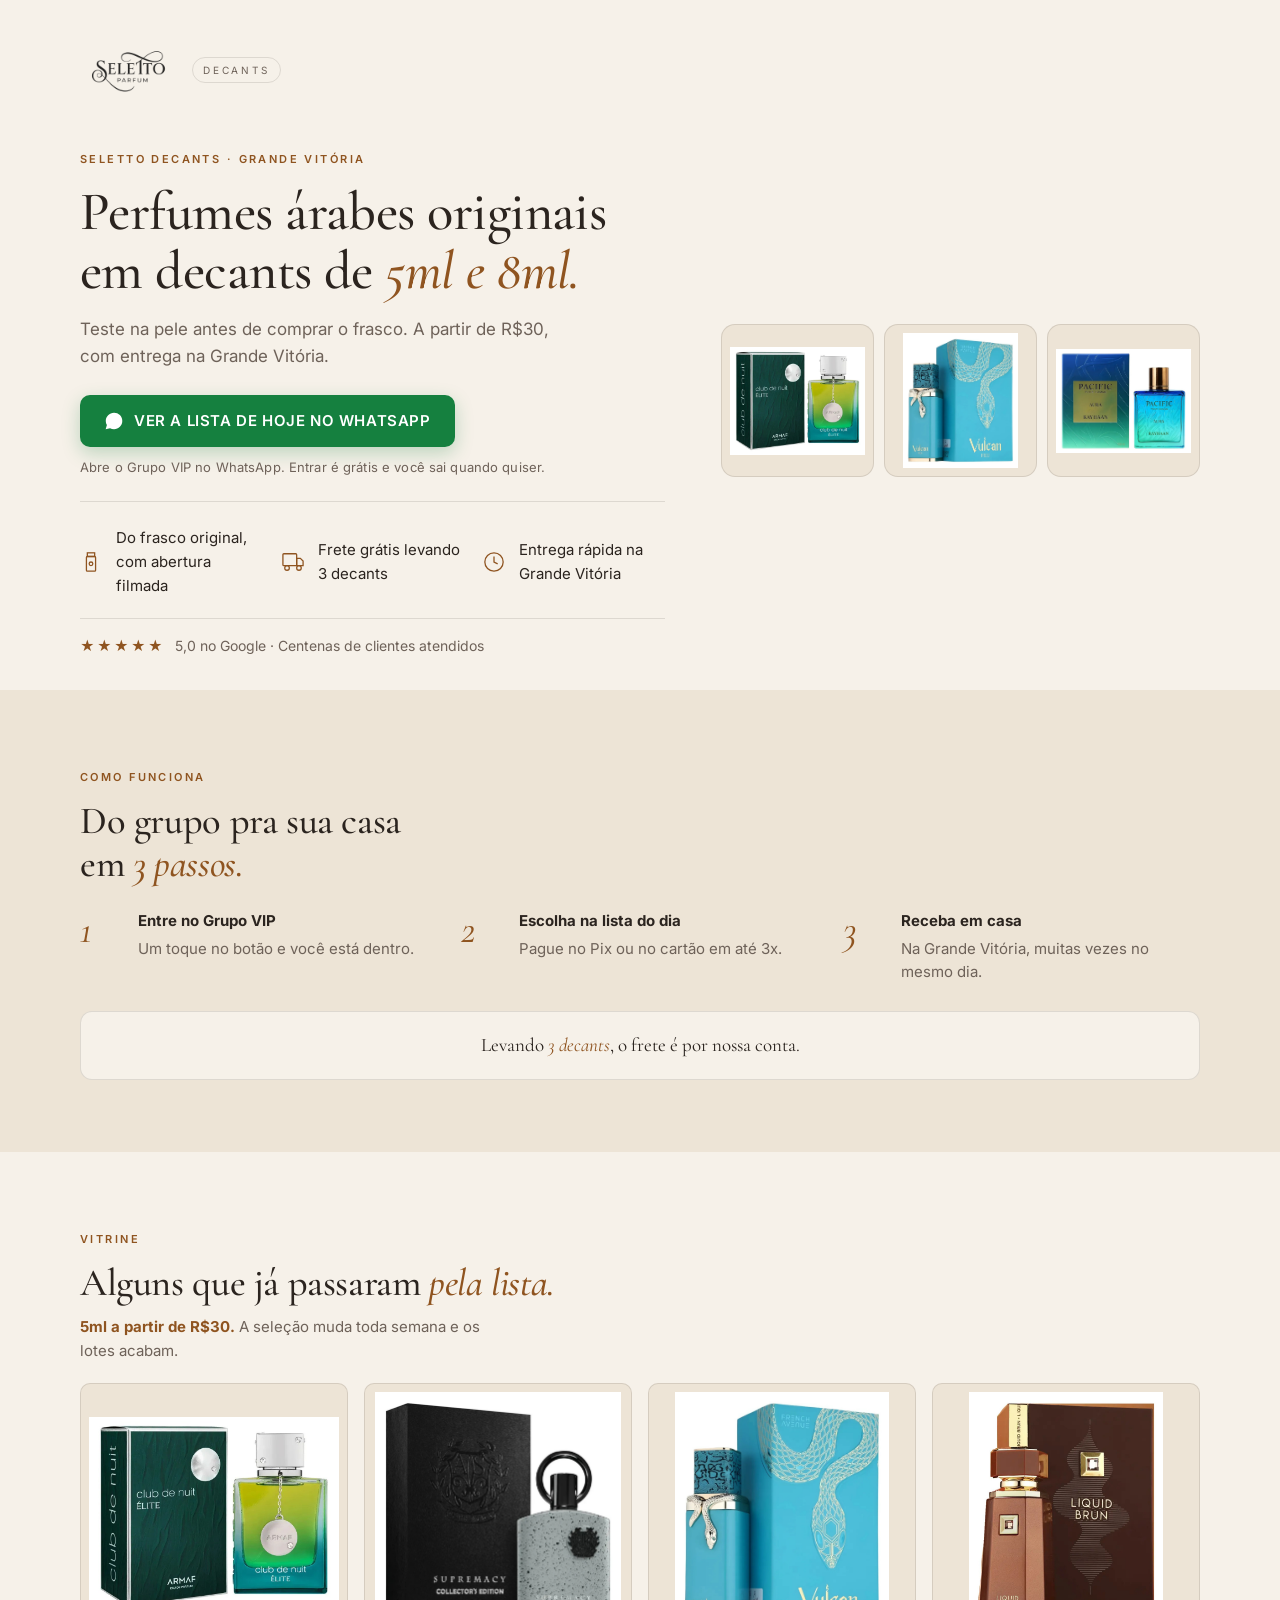
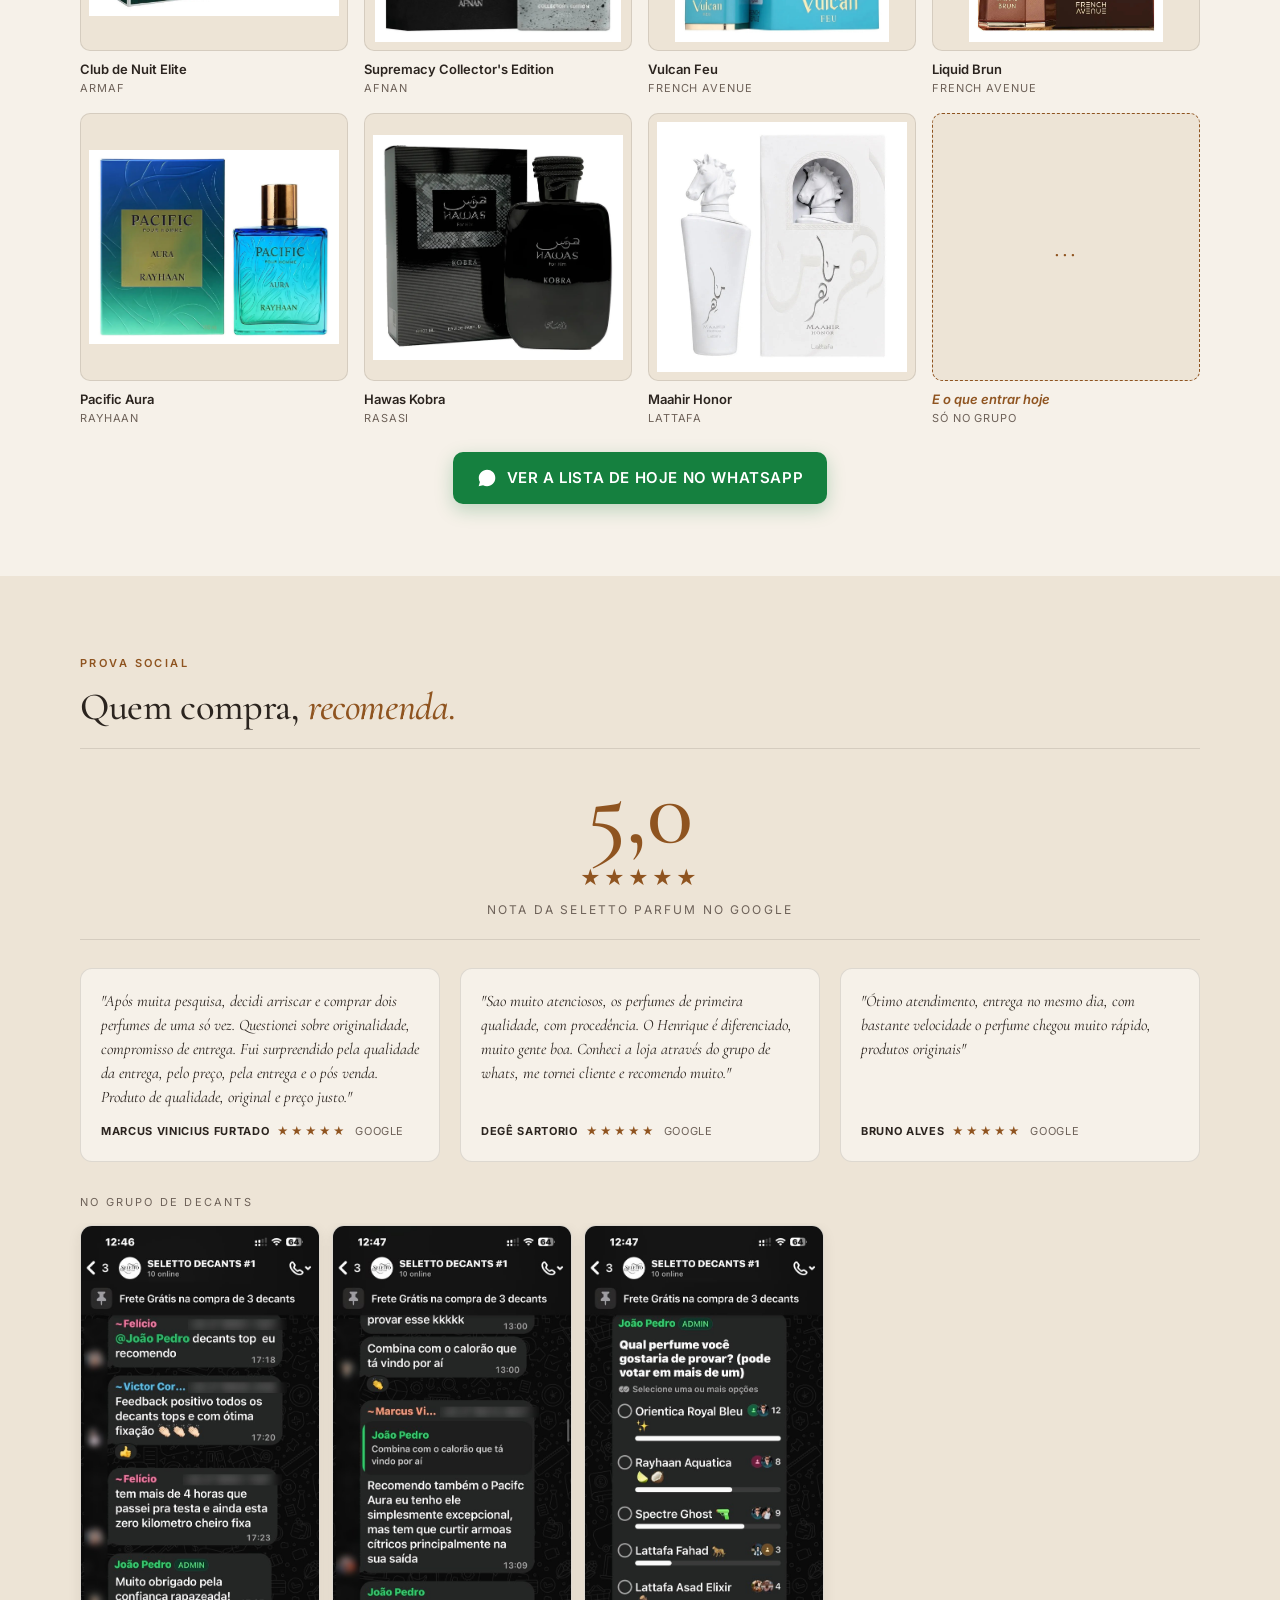
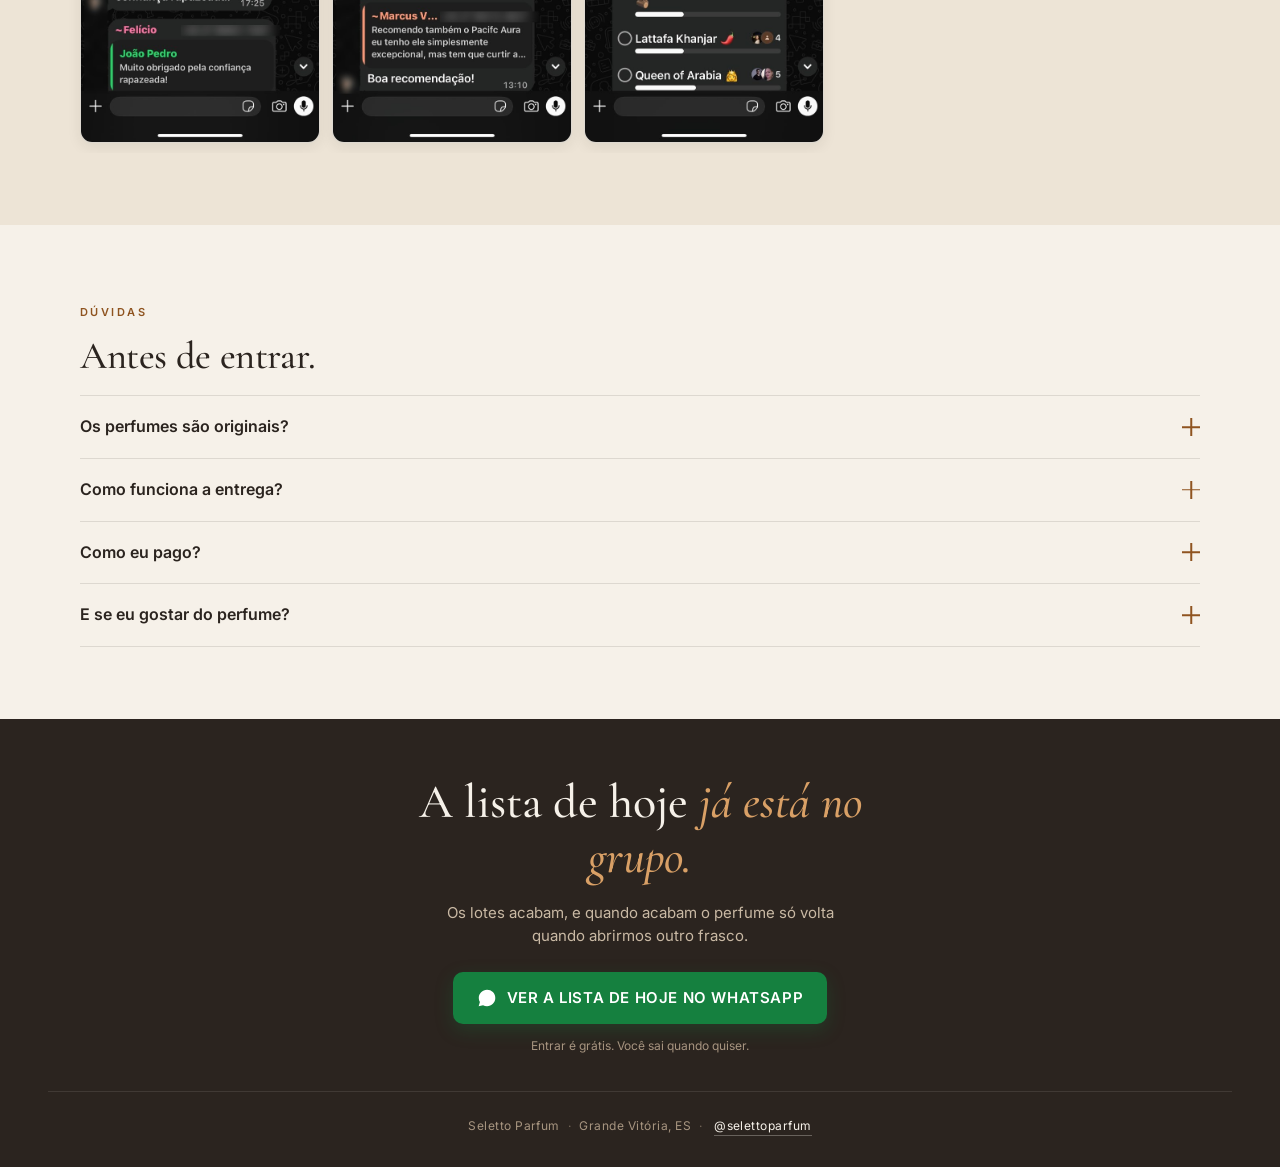
<file: decants.html>
<!DOCTYPE html>
<html lang="pt-BR">
<head>
<meta charset="UTF-8">
<meta name="viewport" content="width=device-width, initial-scale=1.0">
<title>Seletto Decants · Perfumes árabes originais em 5ml e 8ml</title>
<meta name="description" content="Decants de perfumes árabes originais em 5ml e 8ml, a partir de R$30. Teste antes de comprar o frasco inteiro. Entrega na Grande Vitória. Grupo VIP no WhatsApp.">
<meta name="theme-color" content="#F6F1E9">
<meta property="og:title" content="Seletto Decants · 5ml e 8ml de perfumes árabes originais">
<meta property="og:description" content="Teste na pele antes de comprar o frasco. A partir de R$30, com entrega na Grande Vitória.">
<meta property="og:type" content="website">
<link rel="icon" href="data:image/svg+xml,<svg xmlns='http://www.w3.org/2000/svg' viewBox='0 0 100 100'><text y='.9em' font-size='90'>◆</text></svg>">

<!-- Google Fonts: Cormorant Garamond (serif) + Inter (sans) -->
<link rel="preconnect" href="https://fonts.googleapis.com">
<link rel="preconnect" href="https://fonts.gstatic.com" crossorigin>
<link href="https://fonts.googleapis.com/css2?family=Cormorant+Garamond:ital,wght@0,500;0,600;0,700;1,500;1,600;1,700&family=Inter:wght@400;500;600;700&display=swap" rel="stylesheet">

<!-- Google Analytics -->
<script async src="https://www.googletagmanager.com/gtag/js?id=G-ZMGNPLYFFC"></script>
<script>
  window.dataLayer = window.dataLayer || [];
  function gtag(){dataLayer.push(arguments);}
  gtag('js', new Date());
  gtag('config', 'G-ZMGNPLYFFC');
</script>

<!-- Microsoft Clarity -->
<script type="text/javascript">
(function(c,l,a,r,i,t,y){
  c[a]=c[a]||function(){(c[a].q=c[a].q||[]).push(arguments)};
  t=l.createElement(r);t.async=1;t.src="https://www.clarity.ms/tag/"+i;
  y=l.getElementsByTagName(r)[0];y.parentNode.insertBefore(t,y);
})(window, document, "clarity", "script", "yf6371chpl");
</script>

<!-- Meta Pixel -->
<script>
!function(f,b,e,v,n,t,s){if(f.fbq)return;n=f.fbq=function(){n.callMethod?
n.callMethod.apply(n,arguments):n.queue.push(arguments)};if(!f._fbq)f._fbq=n;
n.push=n;n.loaded=!0;n.version='2.0';n.queue=[];t=b.createElement(e);t.async=!0;
t.src=v;s=b.getElementsByTagName(e)[0];s.parentNode.insertBefore(t,s)}
(window,document,'script','https://connect.facebook.net/en_US/fbevents.js');
fbq('init','955834414180825');
fbq('track','PageView');
</script>
<noscript><img height="1" width="1" style="display:none" src="https://www.facebook.com/tr?id=955834414180825&ev=PageView&noscript=1"/></noscript>

<style>
/* =========================================================
   TOKENS · paleta areia e âmbar
   Troque qualquer valor abaixo para re-tematizar a página.
   ========================================================= */
:root {
  --bg:        #F6F1E9;              /* fundo principal, creme quente */
  --surface:   #EDE4D6;              /* cards e faixas alternadas, areia */
  --surface-2: #E4D7C3;              /* bordas fortes, hover de cards */
  --ink:       #2B241F;              /* texto principal, café escuro */
  --ink-soft:  #6E6259;              /* texto secundário */
  --line:      rgba(43,36,31,.12);   /* linhas e divisores leves */
  --accent:    #8F5420;              /* âmbar · rótulos, estrelas, destaques */
  --accent-soft:#D9A066;             /* âmbar claro · itálicos sobre faixa escura */
  --dark:      #2B241F;              /* única faixa escura (CTA final) · café, nunca preto */
  --on-dark:   #F6F1E9;              /* texto sobre a faixa escura */
  --cta:       #15803F;              /* verde WhatsApp (contraste AA com branco) */
  --cta-hover: #116A34;              /* hover do botão */
  --on-cta:    #FFFFFF;              /* texto do botão (única exceção ao sem-branco-puro) */

  --font-serif:'Cormorant Garamond', Georgia, serif;
  --font-sans: 'Inter', -apple-system, BlinkMacSystemFont, 'Segoe UI', sans-serif;

  --max-content: 1120px;
  --gutter: 20px;                    /* mobile */
  --sec-pad-y: 40px;                 /* vertical mobile (72 no desktop) */
}

/* =========================================================
   RESET + BASE
   ========================================================= */
*, *::before, *::after { margin: 0; padding: 0; box-sizing: border-box; }
html { scroll-behavior: smooth; }
body {
  font-family: var(--font-sans);
  background: var(--bg);
  color: var(--ink);
  font-size: 17px;
  line-height: 1.6;
  overflow-x: hidden;
  -webkit-font-smoothing: antialiased;
  -moz-osx-font-smoothing: grayscale;
}
img { max-width: 100%; display: block; }
a { color: inherit; text-decoration: none; }
button { font: inherit; cursor: pointer; border: none; background: none; color: inherit; }
.hidden { display: none !important; }

/* =========================================================
   LAYOUT
   ========================================================= */
.sec { padding: var(--sec-pad-y) var(--gutter); }
.sec--bg      { background: var(--bg); }
.sec--surface { background: var(--surface); }
.sec--dark    { background: var(--dark); color: var(--on-dark); }
.sec__inner { max-width: var(--max-content); margin: 0 auto; }

/* Rótulo âmbar pequeno */
.tag {
  display: inline-block;
  font-size: 11px;
  font-weight: 600;
  letter-spacing: .22em;
  text-transform: uppercase;
  color: var(--accent);
  margin-bottom: 14px;
}

/* Títulos serifados */
.h-serif {
  font-family: var(--font-serif);
  font-weight: 500;
  line-height: 1.1;
  letter-spacing: -0.01em;
  color: var(--ink);
}
.h-serif em, .h-serif i {
  font-style: italic;
  font-weight: 500;
  color: var(--accent);
}

/* Texto corrido */
.body { color: var(--ink-soft); font-size: 17px; line-height: 1.6; }

/* =========================================================
   BOTÕES
   Verde WhatsApp usado APENAS aqui. Nada mais na página
   usa esse verde, pra o olho achar o botão na hora.
   ========================================================= */
.btn {
  display: inline-flex;
  align-items: center;
  justify-content: center;
  gap: 10px;
  min-height: 52px;
  padding: 14px 24px;
  background: var(--cta);
  color: var(--on-cta);
  font-family: var(--font-sans);
  font-size: 15px;
  font-weight: 600;
  letter-spacing: .04em;
  text-transform: uppercase;
  border-radius: 10px;
  box-shadow: 0 6px 18px rgba(21,128,63,.25);
  transition: background .2s ease, transform .15s ease, box-shadow .2s ease;
  text-align: center;
}
.btn:hover { background: var(--cta-hover); transform: translateY(-1px); box-shadow: 0 8px 22px rgba(21,128,63,.3); }
.btn:focus-visible { outline: 3px solid var(--accent-soft); outline-offset: 3px; }
.btn__ico { width: 20px; height: 20px; flex-shrink: 0; }
.btn-note { font-size: 13px; color: var(--ink-soft); margin-top: 10px; letter-spacing: .01em; }

/* =========================================================
   HERO (fundo --bg)
   ========================================================= */
.hero { padding: 20px var(--gutter) 32px; background: var(--bg); }
.hero__top { display: flex; align-items: center; gap: 12px; margin-bottom: 24px; }
.hero__logo {
  width: 100px;
  /* logo original tem traços dourados. Em fundo creme o contraste
     pode ficar baixo. brightness(0) + opacity .85 deixa escura e
     integrada à paleta. Se existir versão escura em /assets, trocar. */
  filter: brightness(0);
  opacity: .85;
}
.hero__badge {
  font-size: 10px;
  letter-spacing: .28em;
  padding: 4px 10px;
  border: 1px solid var(--line);
  text-transform: uppercase;
  color: var(--ink-soft);
  border-radius: 999px;
}
.hero__body { display: grid; grid-template-columns: 1fr; gap: 24px; }
.hero__title { font-size: clamp(2rem, 7.5vw, 3.4rem); margin-bottom: 14px; }
.hero__sub { color: var(--ink-soft); font-size: 17px; margin-bottom: 24px; max-width: 44ch; }

/* VSL slot vazio (JS injeta quando VSL_ATIVA = true).
   Sem markup aqui = zero requisição, zero altura. */
#vslSlot { }

/* 3 benefícios compactos */
.benefits {
  display: grid;
  grid-template-columns: 1fr;
  gap: 10px;
  margin-top: 24px;
  padding-top: 24px;
  border-top: 1px solid var(--line);
}
.benefit { display: grid; grid-template-columns: 24px 1fr; gap: 12px; align-items: center; font-size: 15px; color: var(--ink); }
.benefit svg { width: 22px; height: 22px; stroke: var(--accent); fill: none; stroke-width: 1.4; }

/* Linha de confiança */
.trust {
  display: flex; align-items: center; gap: 10px; flex-wrap: wrap;
  margin-top: 20px; padding-top: 16px; border-top: 1px solid var(--line);
  font-size: 14px; color: var(--ink-soft);
}
.trust__stars { color: var(--accent); letter-spacing: 2px; }

/* Fileira dos 3 frascos */
.flasks {
  display: grid; grid-template-columns: repeat(3, 1fr); gap: 10px;
  margin-top: 24px;
}
.flask-card {
  background: var(--surface);
  border: 1px solid var(--line);
  border-radius: 14px;
  padding: 8px;
  aspect-ratio: 1 / 1;
  display: flex; align-items: center; justify-content: center;
}
.flask-card img { width: 100%; height: 100%; object-fit: contain; border-radius: 8px; }

/* =========================================================
   COMO FUNCIONA (fundo --surface)
   ========================================================= */
.steps { display: grid; grid-template-columns: 1fr; gap: 20px; margin-top: 24px; }
.step { display: grid; grid-template-columns: 44px 1fr; gap: 14px; align-items: start; }
.step__num {
  font-family: var(--font-serif);
  font-style: italic;
  font-size: 40px;
  color: var(--accent);
  line-height: 1;
}
.step__title { font-size: 15px; font-weight: 700; margin-bottom: 4px; color: var(--ink); }
.step__text { font-size: 15px; color: var(--ink-soft); line-height: 1.55; }

.freight-line {
  margin-top: 28px;
  padding: 18px 20px;
  background: var(--bg);
  border: 1px solid var(--line);
  border-radius: 12px;
  text-align: center;
  font-family: var(--font-serif);
  font-size: 19px;
  color: var(--ink);
}
.freight-line em { font-style: italic; color: var(--accent); }

/* =========================================================
   VITRINE (fundo --bg) · carrossel horizontal
   ========================================================= */
.vit-head { margin-bottom: 20px; }
.vit-title { font-size: clamp(1.6rem, 5vw, 2.4rem); margin-bottom: 10px; }
.vit-sub { color: var(--ink-soft); font-size: 15px; max-width: 46ch; }
.vit-sub strong { color: var(--accent); font-weight: 700; }

.vitrine {
  display: flex;
  gap: 12px;
  overflow-x: auto;
  scroll-snap-type: x mandatory;
  margin: 0 calc(var(--gutter) * -1);
  padding: 2px var(--gutter) 10px;
  scrollbar-width: thin;
}
.vit-card { flex: 0 0 150px; scroll-snap-align: start; display: flex; flex-direction: column; }
.vit-card__img-wrap {
  aspect-ratio: 1 / 1;
  background: var(--surface);
  border: 1px solid var(--line);
  border-radius: 10px;
  overflow: hidden;
  display: flex; align-items: center; justify-content: center;
  padding: 8px;
}
.vit-card__img { width: 100%; height: 100%; object-fit: contain; transition: transform .3s ease; }
.vit-card:hover .vit-card__img { transform: scale(1.05); }
.vit-card__placeholder {
  font-family: var(--font-serif);
  font-style: italic;
  font-size: 44px;
  color: var(--ink-soft);
}
.vit-card--last .vit-card__img-wrap {
  background: var(--surface);
  border-style: dashed;
  border-color: var(--accent);
}
.vit-card--last .vit-card__placeholder { font-size: 28px; color: var(--accent); }
.vit-card__name { font-size: 13px; font-weight: 600; margin-top: 10px; color: var(--ink); line-height: 1.3; }
.vit-card__name em { font-style: italic; color: var(--accent); }
.vit-card__brand { font-size: 11px; color: var(--ink-soft); margin-top: 2px; letter-spacing: .08em; text-transform: uppercase; }

.vit-cta { text-align: center; margin-top: 24px; }

/* =========================================================
   PROVA SOCIAL (fundo --surface)
   ========================================================= */
.rating {
  display: grid; justify-items: center; text-align: center; gap: 6px;
  margin: 20px 0 28px;
  padding: 20px;
  border-top: 1px solid var(--line);
  border-bottom: 1px solid var(--line);
}
.rating__num {
  font-family: var(--font-serif);
  font-size: clamp(4rem, 16vw, 6rem);
  line-height: .9;
  color: var(--accent);
  font-weight: 500;
}
.rating__stars { color: var(--accent); letter-spacing: 3px; font-size: 20px; }
.rating__label { font-size: 12px; letter-spacing: .18em; text-transform: uppercase; color: var(--ink-soft); }

.reviews {
  display: flex; gap: 14px;
  overflow-x: auto;
  scroll-snap-type: x mandatory;
  margin: 0 calc(var(--gutter) * -1);
  padding: 2px var(--gutter) 10px;
}
.review {
  flex: 0 0 85%;
  scroll-snap-align: start;
  padding: 20px;
  background: var(--bg);
  border: 1px solid var(--line);
  border-radius: 12px;
  display: flex; flex-direction: column; justify-content: space-between;
}
.review__text { font-family: var(--font-serif); font-style: italic; font-size: 16px; line-height: 1.5; color: var(--ink); }
.review__meta { margin-top: 14px; display: flex; align-items: center; gap: 8px; font-size: 11px; color: var(--ink-soft); letter-spacing: .06em; text-transform: uppercase; flex-wrap: wrap; }
.review__name { color: var(--ink); font-family: var(--font-sans); font-weight: 700; font-style: normal; }
.review__stars { color: var(--accent); letter-spacing: 2px; }

.chats { margin-top: 32px; }
.chats__label { font-size: 11px; letter-spacing: .2em; text-transform: uppercase; color: var(--ink-soft); margin-bottom: 12px; }
.chats__track {
  display: flex; gap: 12px;
  overflow-x: auto; scroll-snap-type: x mandatory;
  margin: 0 calc(var(--gutter) * -1);
  padding: 2px var(--gutter) 10px;
}
.chats__item {
  flex: 0 0 200px;
  scroll-snap-align: start;
  background: var(--bg);
  border: 1px solid var(--line);
  border-radius: 12px;
  overflow: hidden;
  box-shadow: 0 4px 14px rgba(43,36,31,.08);
}
.chats__item img { width: 100%; height: auto; display: block; }

/* =========================================================
   FAQ (fundo --bg)
   ========================================================= */
.faq { margin-top: 18px; border-top: 1px solid var(--line); }
.faq__item { border-bottom: 1px solid var(--line); }
.faq__item summary {
  list-style: none;
  padding: 18px 0;
  cursor: pointer;
  display: flex; justify-content: space-between; align-items: center; gap: 16px;
  font-size: 16px; font-weight: 600; color: var(--ink);
}
.faq__item summary::-webkit-details-marker { display: none; }
.faq__plus { flex-shrink: 0; width: 18px; height: 18px; position: relative; transition: transform .3s ease; color: var(--accent); }
.faq__plus::before, .faq__plus::after { content: ''; position: absolute; background: currentColor; }
.faq__plus::before { top: 50%; left: 0; right: 0; height: 1.5px; transform: translateY(-50%); }
.faq__plus::after  { left: 50%; top: 0; bottom: 0; width: 1.5px; transform: translateX(-50%); transition: transform .3s ease; }
.faq__item[open] .faq__plus { transform: rotate(45deg); }
.faq__answer { padding: 0 0 18px 0; font-size: 15px; color: var(--ink-soft); line-height: 1.6; max-width: 60ch; }

/* =========================================================
   CTA FINAL + RODAPÉ (faixa única --dark)
   ========================================================= */
.final { background: var(--dark); color: var(--on-dark); padding: 56px var(--gutter) 32px; text-align: center; }
.final__title { font-family: var(--font-serif); font-weight: 500; font-size: clamp(1.9rem, 6.5vw, 3rem); line-height: 1.15; color: var(--on-dark); margin: 0 auto 16px; max-width: 20ch; }
.final__title em { font-style: italic; color: var(--accent-soft); font-weight: 500; }
.final__text { color: #c9b9a4; max-width: 44ch; margin: 0 auto 24px; font-size: 15px; line-height: 1.55; }
.final__note { font-size: 12px; color: #a79580; margin-top: 12px; }
.final__footer {
  margin-top: 36px; padding-top: 24px;
  border-top: 1px solid rgba(246,241,233,.1);
  font-size: 12px; color: #a79580; letter-spacing: .04em;
}
.final__footer a { color: var(--on-dark); border-bottom: 1px solid rgba(246,241,233,.3); padding-bottom: 2px; }
.final__footer a:hover { border-color: var(--on-dark); }
.final__sep { margin: 0 8px; opacity: .6; }

/* =========================================================
   BARRA FIXA MOBILE
   ========================================================= */
.sticky {
  position: fixed; left: 0; right: 0; bottom: 0;
  padding: 10px var(--gutter) calc(10px + env(safe-area-inset-bottom));
  background: rgba(246,241,233,.95);
  backdrop-filter: blur(6px);
  -webkit-backdrop-filter: blur(6px);
  border-top: 1px solid var(--line);
  transform: translateY(110%);
  transition: transform .35s cubic-bezier(.2,.7,.3,1);
  z-index: 50;
}
.sticky.is-on { transform: translateY(0); }
.sticky .btn { width: 100%; }

/* =========================================================
   VSL (quando ativa)
   ========================================================= */
.vsl {
  position: relative; width: 100%; max-width: 340px;
  aspect-ratio: 9 / 16; max-height: 58svh;
  margin: 16px auto; background: var(--ink);
  border: 1px solid var(--line); border-radius: 12px; overflow: hidden;
}
.vsl__video, .vsl__poster { width: 100%; height: 100%; object-fit: cover; display: block; }
.vsl__poster { position: absolute; inset: 0; }
.vsl__badge {
  position: absolute; bottom: 14px; left: 50%; transform: translateX(-50%);
  display: inline-flex; align-items: center; gap: 8px;
  padding: 8px 14px; background: rgba(43,36,31,.75); color: var(--on-dark);
  font-size: 11px; letter-spacing: .18em; text-transform: uppercase;
  border: 1px solid rgba(246,241,233,.3); border-radius: 999px;
  pointer-events: none; transition: opacity .3s ease; z-index: 2;
}
.vsl.is-sound-on .vsl__badge { opacity: 0; }

/* =========================================================
   ANIMAÇÕES DE ENTRADA
   ========================================================= */
.reveal { opacity: 0; transform: translateY(14px); transition: opacity .6s ease, transform .6s ease; }
.reveal.is-visible { opacity: 1; transform: translateY(0); }

@media (prefers-reduced-motion: reduce) {
  * { animation-duration: 0.001ms !important; transition-duration: 0.001ms !important; scroll-behavior: auto !important; }
  .reveal { opacity: 1; transform: none; }
}

/* =========================================================
   TABLET (≥640px)
   ========================================================= */
@media (min-width: 640px) {
  :root { --gutter: 32px; }
  .benefits { grid-template-columns: repeat(3, 1fr); gap: 20px; }
  .reviews { display: flex; }
  .review { flex: 0 0 60%; }
  .steps { grid-template-columns: repeat(3, 1fr); gap: 24px; }
  .step { grid-template-columns: 44px 1fr; }
}

/* =========================================================
   DESKTOP (≥960px)
   ========================================================= */
@media (min-width: 960px) {
  :root {
    --gutter: 48px;
    --sec-pad-y: 72px;
  }

  /* Hero: texto esquerda · 3 frascos à direita */
  .hero__body {
    grid-template-columns: 1.1fr .9fr;
    gap: 32px 56px;
    align-items: center;
  }
  .hero__text { grid-column: 1; }
  .flasks {
    grid-column: 2;
    margin-top: 0;
  }

  /* Vitrine vira grade 4 col sem scroll */
  .vitrine {
    display: grid;
    grid-template-columns: repeat(4, 1fr);
    gap: 16px;
    overflow: visible;
    margin: 0; padding: 0;
  }
  .vit-card { flex: unset; }

  /* Reviews em 3 col */
  .reviews { display: grid; grid-template-columns: repeat(3, 1fr); gap: 20px; overflow: visible; margin: 0; padding: 0; }
  .review { flex: unset; }

  /* Prints maiores */
  .chats__item { flex: 0 0 240px; }

  /* Barra fixa some */
  .sticky { display: none !important; }
}
</style>
</head>
<body>

<!-- =======================================================
     BLOCO 1 · HERO
     ======================================================= -->
<section class="hero" id="hero">
  <div class="sec__inner">
    <div class="hero__top">
      <img src="/assets/images/logo/seletto-sem-fundo.png" alt="Seletto Parfum" class="hero__logo">
      <span class="hero__badge">Decants</span>
    </div>

    <div class="hero__body">
      <div class="hero__text">
        <p class="tag">SELETTO DECANTS · GRANDE VITÓRIA</p>
        <h1 class="h-serif hero__title">Perfumes árabes originais em decants de <em>5ml e 8ml.</em></h1>
        <p class="hero__sub">Teste na pele antes de comprar o frasco. A partir de R$30, com entrega na Grande Vitória.</p>

        <!-- Slot da VSL: injetado via JS quando VSL_ATIVA = true -->
        <div id="vslSlot"></div>

        <a href="#" data-cta class="btn">
          <svg class="btn__ico" viewBox="0 0 24 24" fill="currentColor" aria-hidden="true">
            <path d="M12.04 2C6.58 2 2.13 6.45 2.13 11.91c0 1.75.46 3.46 1.33 4.97L2 22l5.25-1.38c1.45.79 3.08 1.21 4.78 1.21h.01c5.46 0 9.91-4.45 9.91-9.91 0-2.65-1.03-5.14-2.9-7.01A9.816 9.816 0 0012.04 2z"/>
          </svg>
          Ver a lista de hoje no WhatsApp
        </a>
        <p class="btn-note">Abre o Grupo VIP no WhatsApp. Entrar é grátis e você sai quando quiser.</p>

        <div class="benefits">
          <div class="benefit">
            <svg viewBox="0 0 24 24" aria-hidden="true"><rect x="8" y="2" width="8" height="4"/><rect x="7" y="6" width="10" height="16" rx="1"/><circle cx="12" cy="14" r="2"/></svg>
            <span>Do frasco original, com abertura filmada</span>
          </div>
          <div class="benefit">
            <svg viewBox="0 0 24 24" aria-hidden="true"><rect x="1" y="3" width="15" height="13" rx="1"/><polygon points="16 8 20 8 23 11 23 16 16 16 16 8"/><circle cx="5.5" cy="18.5" r="2.5"/><circle cx="18.5" cy="18.5" r="2.5"/></svg>
            <span>Frete grátis levando 3 decants</span>
          </div>
          <div class="benefit">
            <svg viewBox="0 0 24 24" aria-hidden="true"><circle cx="12" cy="12" r="10"/><polyline points="12 6 12 12 16 14"/></svg>
            <span>Entrega rápida na Grande Vitória</span>
          </div>
        </div>

        <div class="trust">
          <span class="trust__stars">★★★★★</span>
          <span>5,0 no Google · Centenas de clientes atendidos</span>
        </div>
      </div>

      <!-- Fileira de 3 frascos (coluna direita no desktop) -->
      <div class="flasks">
        <div class="flask-card">
          <img src="/assets/images/products/Armaf%20-%20Club%20de%20Nuit%20Elite.jpg" alt="Decant de Club de Nuit Elite da Armaf" loading="lazy">
        </div>
        <div class="flask-card">
          <img src="/assets/images/products/French%20Avenue%20-%20Vulcan%20Feu.jpg" alt="Decant de Vulcan Feu da French Avenue" loading="lazy">
        </div>
        <div class="flask-card">
          <img src="/assets/images/products/Rayhaan%20-%20Pacific%20Aura.jpg" alt="Decant de Pacific Aura da Rayhaan" loading="lazy">
        </div>
      </div>
    </div>
  </div>
</section>


<!-- =======================================================
     BLOCO 2 · COMO FUNCIONA
     ======================================================= -->
<section class="sec sec--surface reveal">
  <div class="sec__inner">
    <p class="tag">Como funciona</p>
    <h2 class="h-serif" style="font-size: clamp(1.6rem, 5vw, 2.4rem); max-width: 20ch;">Do grupo pra sua casa em <em>3 passos.</em></h2>

    <div class="steps">
      <div class="step">
        <span class="step__num">1</span>
        <div>
          <h3 class="step__title">Entre no Grupo VIP</h3>
          <p class="step__text">Um toque no botão e você está dentro.</p>
        </div>
      </div>
      <div class="step">
        <span class="step__num">2</span>
        <div>
          <h3 class="step__title">Escolha na lista do dia</h3>
          <p class="step__text">Pague no Pix ou no cartão em até 3x.</p>
        </div>
      </div>
      <div class="step">
        <span class="step__num">3</span>
        <div>
          <h3 class="step__title">Receba em casa</h3>
          <p class="step__text">Na Grande Vitória, muitas vezes no mesmo dia.</p>
        </div>
      </div>
    </div>

    <p class="freight-line">
      Levando <em>3 decants</em>, o frete é por nossa conta.
    </p>
  </div>
</section>


<!-- =======================================================
     BLOCO 3 · VITRINE
     ======================================================= -->
<section class="sec sec--bg reveal">
  <div class="sec__inner">
    <div class="vit-head">
      <p class="tag">Vitrine</p>
      <h2 class="h-serif vit-title">Alguns que já passaram <em>pela lista.</em></h2>
      <p class="vit-sub"><strong>5ml a partir de R$30.</strong> A seleção muda toda semana e os lotes acabam.</p>
    </div>

    <div class="vitrine">
      <article class="vit-card">
        <div class="vit-card__img-wrap">
          <img class="vit-card__img" data-fallback="C" src="/assets/images/products/Armaf%20-%20Club%20de%20Nuit%20Elite.jpg" alt="Decant de Club de Nuit Elite da Armaf" loading="lazy">
        </div>
        <p class="vit-card__name">Club de Nuit Elite</p>
        <p class="vit-card__brand">Armaf</p>
      </article>
      <article class="vit-card">
        <div class="vit-card__img-wrap">
          <img class="vit-card__img" data-fallback="S" src="/assets/images/products/Afnan%20-%20Supremacy%20Collector's%20Edition.jpg" alt="Decant de Supremacy Collector's Edition da Afnan" loading="lazy">
        </div>
        <p class="vit-card__name">Supremacy Collector's Edition</p>
        <p class="vit-card__brand">Afnan</p>
      </article>
      <article class="vit-card">
        <div class="vit-card__img-wrap">
          <img class="vit-card__img" data-fallback="V" src="/assets/images/products/French%20Avenue%20-%20Vulcan%20Feu.jpg" alt="Decant de Vulcan Feu da French Avenue" loading="lazy">
        </div>
        <p class="vit-card__name">Vulcan Feu</p>
        <p class="vit-card__brand">French Avenue</p>
      </article>
      <article class="vit-card">
        <div class="vit-card__img-wrap">
          <img class="vit-card__img" data-fallback="L" src="/assets/images/products/French%20Avenue%20-%20Liquid%20Brun.jpg" alt="Decant de Liquid Brun da French Avenue" loading="lazy">
        </div>
        <p class="vit-card__name">Liquid Brun</p>
        <p class="vit-card__brand">French Avenue</p>
      </article>
      <article class="vit-card">
        <div class="vit-card__img-wrap">
          <img class="vit-card__img" data-fallback="P" src="/assets/images/products/Rayhaan%20-%20Pacific%20Aura.jpg" alt="Decant de Pacific Aura da Rayhaan" loading="lazy">
        </div>
        <p class="vit-card__name">Pacific Aura</p>
        <p class="vit-card__brand">Rayhaan</p>
      </article>
      <article class="vit-card">
        <div class="vit-card__img-wrap">
          <img class="vit-card__img" data-fallback="H" src="/assets/images/products/Rasasi%20-%20Hawas%20Kobra.jpg" alt="Decant de Hawas Kobra da Rasasi" loading="lazy">
        </div>
        <p class="vit-card__name">Hawas Kobra</p>
        <p class="vit-card__brand">Rasasi</p>
      </article>
      <article class="vit-card">
        <div class="vit-card__img-wrap">
          <img class="vit-card__img" data-fallback="M" src="/assets/images/products/Lattafa%20-%20Maahir%20Honor.jpg" alt="Decant de Maahir Honor da Lattafa" loading="lazy">
        </div>
        <p class="vit-card__name">Maahir Honor</p>
        <p class="vit-card__brand">Lattafa</p>
      </article>
      <article class="vit-card vit-card--last">
        <div class="vit-card__img-wrap">
          <span class="vit-card__placeholder">...</span>
        </div>
        <p class="vit-card__name"><em>E o que entrar hoje</em></p>
        <p class="vit-card__brand">Só no grupo</p>
      </article>
    </div>

    <div class="vit-cta">
      <a href="#" data-cta class="btn">
        <svg class="btn__ico" viewBox="0 0 24 24" fill="currentColor" aria-hidden="true"><path d="M12.04 2C6.58 2 2.13 6.45 2.13 11.91c0 1.75.46 3.46 1.33 4.97L2 22l5.25-1.38c1.45.79 3.08 1.21 4.78 1.21h.01c5.46 0 9.91-4.45 9.91-9.91 0-2.65-1.03-5.14-2.9-7.01A9.816 9.816 0 0012.04 2z"/></svg>
        Ver a lista de hoje no WhatsApp
      </a>
    </div>
  </div>
</section>


<!-- =======================================================
     BLOCO 4 · PROVA SOCIAL
     ======================================================= -->
<section class="sec sec--surface reveal">
  <div class="sec__inner">
    <p class="tag">Prova social</p>
    <h2 class="h-serif" style="font-size: clamp(1.6rem, 5vw, 2.4rem);">Quem compra, <em>recomenda.</em></h2>

    <div class="rating">
      <div class="rating__num">5,0</div>
      <div class="rating__stars">★★★★★</div>
      <div class="rating__label">Nota da Seletto Parfum no Google</div>
    </div>

    <!-- 3 avaliações reais (sem Edgar, por ser longa) -->
    <div class="reviews">
      <article class="review">
        <p class="review__text">"Após muita pesquisa, decidi arriscar e comprar dois perfumes de uma só vez. Questionei sobre originalidade, compromisso de entrega. Fui surpreendido pela qualidade da entrega, pelo preço, pela entrega e o pós venda. Produto de qualidade, original e preço justo."</p>
        <div class="review__meta">
          <span class="review__name">Marcus Vinicius Furtado</span>
          <span class="review__stars">★★★★★</span>
          <span>Google</span>
        </div>
      </article>
      <article class="review">
        <p class="review__text">"Sao muito atenciosos, os perfumes de primeira qualidade, com procedência. O Henrique é diferenciado, muito gente boa. Conheci a loja através do grupo de whats, me tornei cliente e recomendo muito."</p>
        <div class="review__meta">
          <span class="review__name">Degê Sartorio</span>
          <span class="review__stars">★★★★★</span>
          <span>Google</span>
        </div>
      </article>
      <article class="review">
        <p class="review__text">"Ótimo atendimento, entrega no mesmo dia, com bastante velocidade o perfume chegou muito rápido, produtos originais"</p>
        <div class="review__meta">
          <span class="review__name">Bruno Alves</span>
          <span class="review__stars">★★★★★</span>
          <span>Google</span>
        </div>
      </article>
    </div>

    <!-- Prints coloridos do grupo (3 selecionados) -->
    <div class="chats">
      <p class="chats__label">No grupo de decants</p>
      <div class="chats__track" id="chatsTrack">
        <div class="chats__item"><img src="/assets/images/testimonials/decants/decants_feedback_1.jpg" alt="Membros do grupo elogiando a fixação dos decants" loading="lazy"></div>
        <div class="chats__item"><img src="/assets/images/testimonials/decants/decants_feedback_2.jpg" alt="Membro recomendando o Pacific Aura no grupo" loading="lazy"></div>
        <div class="chats__item"><img src="/assets/images/testimonials/decants/decants_enquete.jpg" alt="Enquete do grupo para escolher o próximo perfume" loading="lazy"></div>
      </div>
    </div>
  </div>
</section>


<!-- =======================================================
     BLOCO 5 · DÚVIDAS
     ======================================================= -->
<section class="sec sec--bg reveal">
  <div class="sec__inner">
    <p class="tag">Dúvidas</p>
    <h2 class="h-serif" style="font-size: clamp(1.6rem, 5vw, 2.4rem);">Antes de entrar.</h2>

    <div class="faq">
      <details class="faq__item">
        <summary>Os perfumes são originais?<span class="faq__plus" aria-hidden="true"></span></summary>
        <div class="faq__answer">Sim. Os decants saem dos mesmos frascos que a Seletto vende inteiros, e a abertura de cada frasco é filmada e mostrada no grupo.</div>
      </details>
      <details class="faq__item">
        <summary>Como funciona a entrega?<span class="faq__plus" aria-hidden="true"></span></summary>
        <div class="faq__answer">Entregamos em toda a Grande Vitória, muitas vezes no mesmo dia. Levando 3 decants ou mais, o frete é grátis.</div>
      </details>
      <details class="faq__item">
        <summary>Como eu pago?<span class="faq__plus" aria-hidden="true"></span></summary>
        <div class="faq__answer">Pix ou cartão em até 3x.</div>
      </details>
      <details class="faq__item">
        <summary>E se eu gostar do perfume?<span class="faq__plus" aria-hidden="true"></span></summary>
        <div class="faq__answer">Em até 30 dias, 30% do que você pagou no decant vira desconto no frasco do mesmo perfume. É exclusivo para membros do Grupo VIP.</div>
      </details>
    </div>
  </div>
</section>


<!-- =======================================================
     BLOCO 6 · CTA FINAL + RODAPÉ (faixa escura única)
     ======================================================= -->
<section class="final reveal">
  <h2 class="final__title">A lista de hoje <em>já está no grupo.</em></h2>
  <p class="final__text">Os lotes acabam, e quando acabam o perfume só volta quando abrirmos outro frasco.</p>
  <a href="#" data-cta class="btn">
    <svg class="btn__ico" viewBox="0 0 24 24" fill="currentColor" aria-hidden="true"><path d="M12.04 2C6.58 2 2.13 6.45 2.13 11.91c0 1.75.46 3.46 1.33 4.97L2 22l5.25-1.38c1.45.79 3.08 1.21 4.78 1.21h.01c5.46 0 9.91-4.45 9.91-9.91 0-2.65-1.03-5.14-2.9-7.01A9.816 9.816 0 0012.04 2z"/></svg>
    Ver a lista de hoje no WhatsApp
  </a>
  <p class="final__note">Entrar é grátis. Você sai quando quiser.</p>

  <div class="final__footer">
    Seletto Parfum<span class="final__sep">·</span>Grande Vitória, ES<span class="final__sep">·</span>
    <a href="https://instagram.com/selettoparfum" target="_blank" rel="noopener">@selettoparfum</a>
  </div>
</section>

<!-- Barra fixa mobile -->
<div class="sticky" id="stickyCta" aria-hidden="true">
  <a href="#" data-cta class="btn">
    <svg class="btn__ico" viewBox="0 0 24 24" fill="currentColor" aria-hidden="true"><path d="M12.04 2C6.58 2 2.13 6.45 2.13 11.91c0 1.75.46 3.46 1.33 4.97L2 22l5.25-1.38c1.45.79 3.08 1.21 4.78 1.21h.01c5.46 0 9.91-4.45 9.91-9.91 0-2.65-1.03-5.14-2.9-7.01A9.816 9.816 0 0012.04 2z"/></svg>
    Ver a lista no WhatsApp
  </a>
</div>


<script>
/* =========================================================
   SCRIPT · tracking idêntico ao da v4
   - GRUPO_VIP · link único
   - VSL_ATIVA · false (pronto para ativar quando o vídeo chegar)
   - Pixel Browser (Lead) + CAPI Server (dedup via eventID)
   - Error handler em imagens
   - Barra fixa mobile · aparece ao sair do hero
   - Fade-in das seções (respeita reduced-motion)
   ========================================================= */
(function(){

  // Link do Grupo VIP (trocar aqui quando lotar · limite WhatsApp = 1024)
  var GRUPO_VIP = 'https://chat.whatsapp.com/DbHDcUefDPBGwZFCW1Bs40';

  // VSL · troque para true quando os arquivos existirem:
  //   /assets/videos/decants-vsl.mp4
  //   /assets/images/misc/decants-vsl-poster.jpg
  var VSL_ATIVA = false;

  // Aplica o link em todos os CTAs
  document.querySelectorAll('[data-cta]').forEach(function(el){
    el.setAttribute('href', GRUPO_VIP);
    el.setAttribute('target', '_blank');
    el.setAttribute('rel', 'noopener');
  });

  /* ---------- Utils de tracking ---------- */
  function newEventID(){ return 'lead_' + Date.now() + '_' + Math.random().toString(36).slice(2,10); }
  function getCookie(name){ var m = document.cookie.match(new RegExp('(?:^|; )' + name + '=([^;]+)')); return m ? decodeURIComponent(m[1]) : null; }
  function getQueryParam(name){ try { return new URL(location.href).searchParams.get(name); } catch(e){ return null; } }
  function buildFbc(){
    var fbc = getCookie('_fbc');
    if (fbc) return fbc;
    var fbclid = getQueryParam('fbclid');
    if (fbclid) return 'fb.1.' + Date.now() + '.' + fbclid;
    return null;
  }

  /* ---------- Click handler · Pixel + CAPI dedup ---------- */
  document.addEventListener('click', function(e){
    var link = e.target.closest && e.target.closest('[data-cta]');
    if(!link) return;
    if (e.ctrlKey || e.metaKey || e.shiftKey || e.button === 1) return;

    e.preventDefault();
    var url = link.href;
    var eventId = newEventID();

    if (window.fbq) {
      fbq('track', 'Contact', { content_name: 'Grupo VIP Decants' }, { eventID: eventId });
    }

    try {
      var payload = JSON.stringify({
        event_id: eventId,
        event_source_url: location.href,
        fbp: getCookie('_fbp'),
        fbc: buildFbc(),
        user_agent: navigator.userAgent
      });
      if (navigator.sendBeacon) {
        navigator.sendBeacon('/.netlify/functions/capi-lead',
          new Blob([payload], { type: 'application/json' }));
      } else {
        fetch('/.netlify/functions/capi-lead', {
          method: 'POST',
          headers: { 'Content-Type': 'application/json' },
          body: payload,
          keepalive: true
        }).catch(function(){});
      }
    } catch(err){ /* silencioso */ }

    setTimeout(function(){ window.open(url, '_blank', 'noopener'); }, 150);
  }, { passive: false });


  /* ---------- VSL · só injeta quando ativa ---------- */
  if (VSL_ATIVA) {
    var slot = document.getElementById('vslSlot');
    if (slot) {
      slot.innerHTML =
        '<div class="vsl" id="vsl" aria-label="Vídeo de apresentação da Seletto Decants">' +
          '<img class="vsl__poster" id="vslPoster" src="/assets/images/misc/decants-vsl-poster.jpg" alt="Capa do vídeo da Seletto Decants" loading="lazy">' +
          '<video class="vsl__video" id="vslVideo" poster="/assets/images/misc/decants-vsl-poster.jpg" autoplay muted loop playsinline preload="metadata" aria-hidden="true">' +
            '<source src="/assets/videos/decants-vsl.mp4" type="video/mp4">' +
          '</video>' +
          '<span class="vsl__badge" id="vslBadge">' +
            '<svg viewBox="0 0 24 24" fill="currentColor" aria-hidden="true"><path d="M3 10v4a1 1 0 001 1h3l5 4V5L7 9H4a1 1 0 00-1 1zm13.5 2a4.5 4.5 0 00-2.5-4v8a4.5 4.5 0 002.5-4z"/></svg>' +
            ' Toque para ouvir' +
          '</span>' +
        '</div>';

      var vsl = document.getElementById('vsl');
      var video = document.getElementById('vslVideo');
      var poster = document.getElementById('vslPoster');
      var badge = document.getElementById('vslBadge');

      video.addEventListener('loadeddata', function(){ poster.style.opacity = 0; }, { once: true });

      var activated = false;
      function activateSound(){
        if (activated) return; activated = true;
        try {
          video.muted = false; video.loop = false; video.currentTime = 0; video.controls = true;
          var p = video.play(); if (p && p.catch) p.catch(function(){});
          vsl.classList.add('is-sound-on');
          if (window.fbq) fbq('trackCustom', 'VSLPlay');
        } catch(err){}
      }
      vsl.addEventListener('click', activateSound);

      var videoFailed = false, posterFailed = false;
      function checkHide(){ if (videoFailed && posterFailed) vsl.classList.add('hidden'); }
      video.addEventListener('error', function(){ videoFailed = true; video.style.display = 'none'; badge.style.display = 'none'; checkHide(); });
      var src = video.querySelector('source');
      if (src) src.addEventListener('error', function(){ videoFailed = true; video.style.display = 'none'; badge.style.display = 'none'; checkHide(); });
      poster.addEventListener('error', function(){ posterFailed = true; poster.style.display = 'none'; checkHide(); });
    }
  }


  /* ---------- Error handler em imagens ---------- */
  document.querySelectorAll('.vit-card img, .flask-card img').forEach(function(img){
    img.addEventListener('error', function(){
      var initial = img.getAttribute('data-fallback') || '?';
      var wrap = img.closest('.vit-card__img-wrap, .flask-card');
      if (wrap) wrap.innerHTML = '<span class="vit-card__placeholder">' + initial + '</span>';
    });
  });
  document.querySelectorAll('.chats__item img').forEach(function(img){
    img.addEventListener('error', function(){
      var holder = img.closest('.chats__item');
      if (holder && holder.parentNode) holder.parentNode.removeChild(holder);
    });
  });


  /* ---------- Barra fixa mobile ---------- */
  var hero = document.getElementById('hero');
  var sticky = document.getElementById('stickyCta');
  if (hero && sticky && 'IntersectionObserver' in window) {
    new IntersectionObserver(function(entries){
      entries.forEach(function(e){
        if (!e.isIntersecting) { sticky.classList.add('is-on'); sticky.setAttribute('aria-hidden','false'); }
        else { sticky.classList.remove('is-on'); sticky.setAttribute('aria-hidden','true'); }
      });
    }, { threshold: 0 }).observe(hero);
  }


  /* ---------- Fade-in das seções ---------- */
  var prefersReduced = window.matchMedia('(prefers-reduced-motion: reduce)').matches;
  if (!prefersReduced && 'IntersectionObserver' in window) {
    var obs = new IntersectionObserver(function(entries){
      entries.forEach(function(e){
        if (e.isIntersecting) { e.target.classList.add('is-visible'); obs.unobserve(e.target); }
      });
    }, { threshold: 0.12 });
    document.querySelectorAll('.reveal').forEach(function(el){ obs.observe(el); });
  } else {
    document.querySelectorAll('.reveal').forEach(function(el){ el.classList.add('is-visible'); });
  }

})();
</script>

</body>
</html>
</file>
